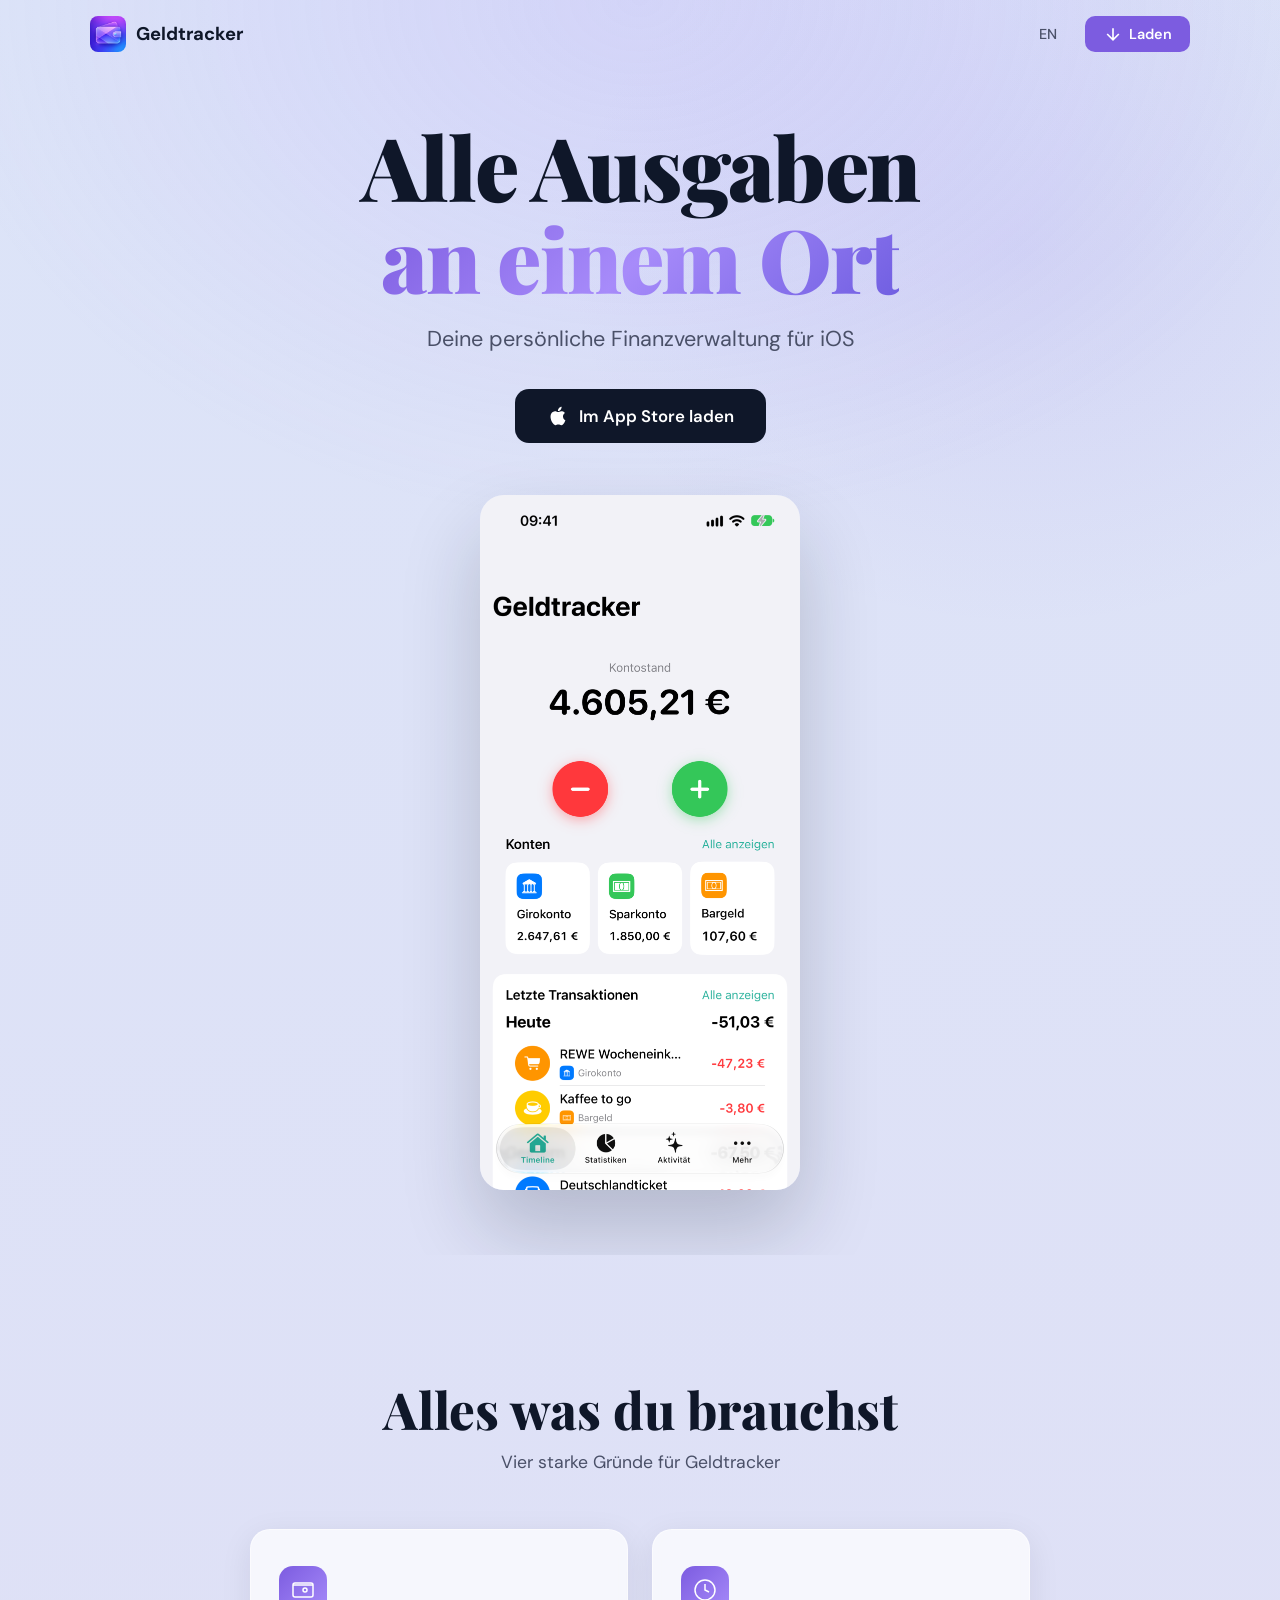
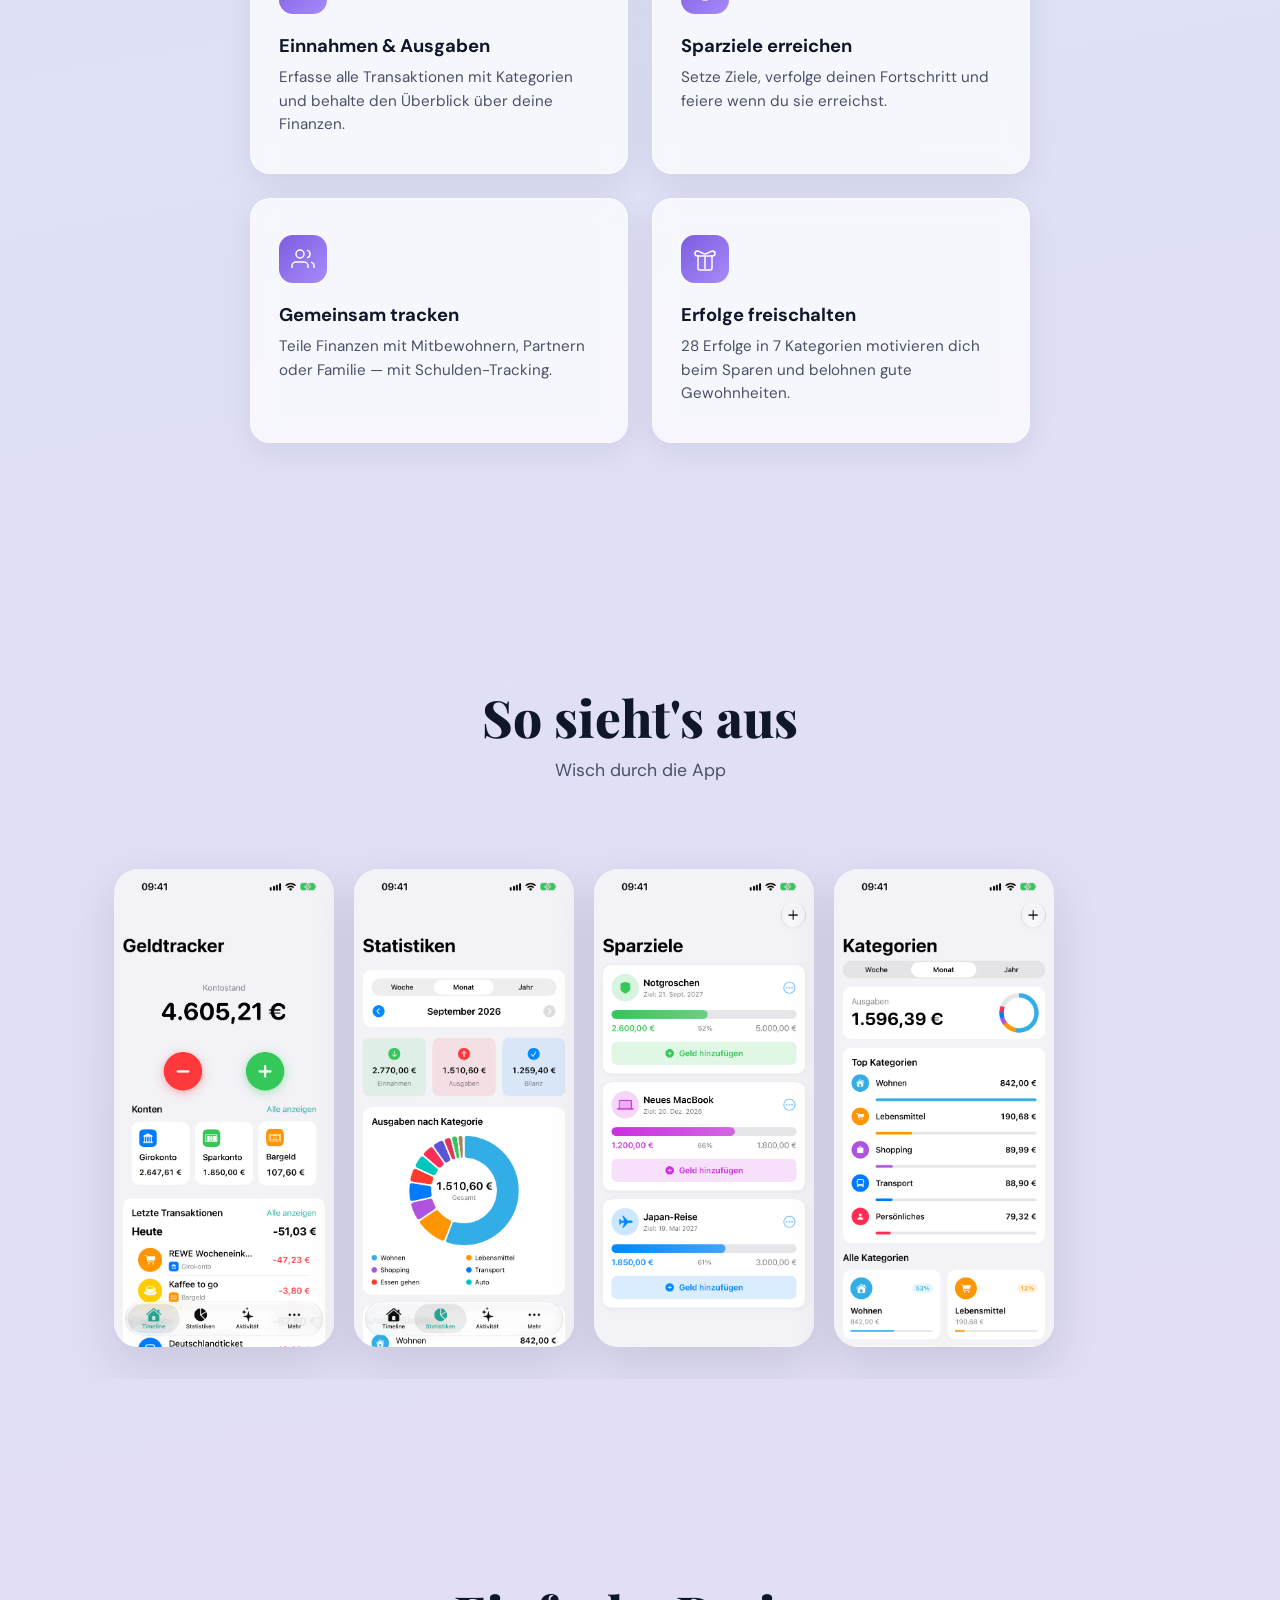
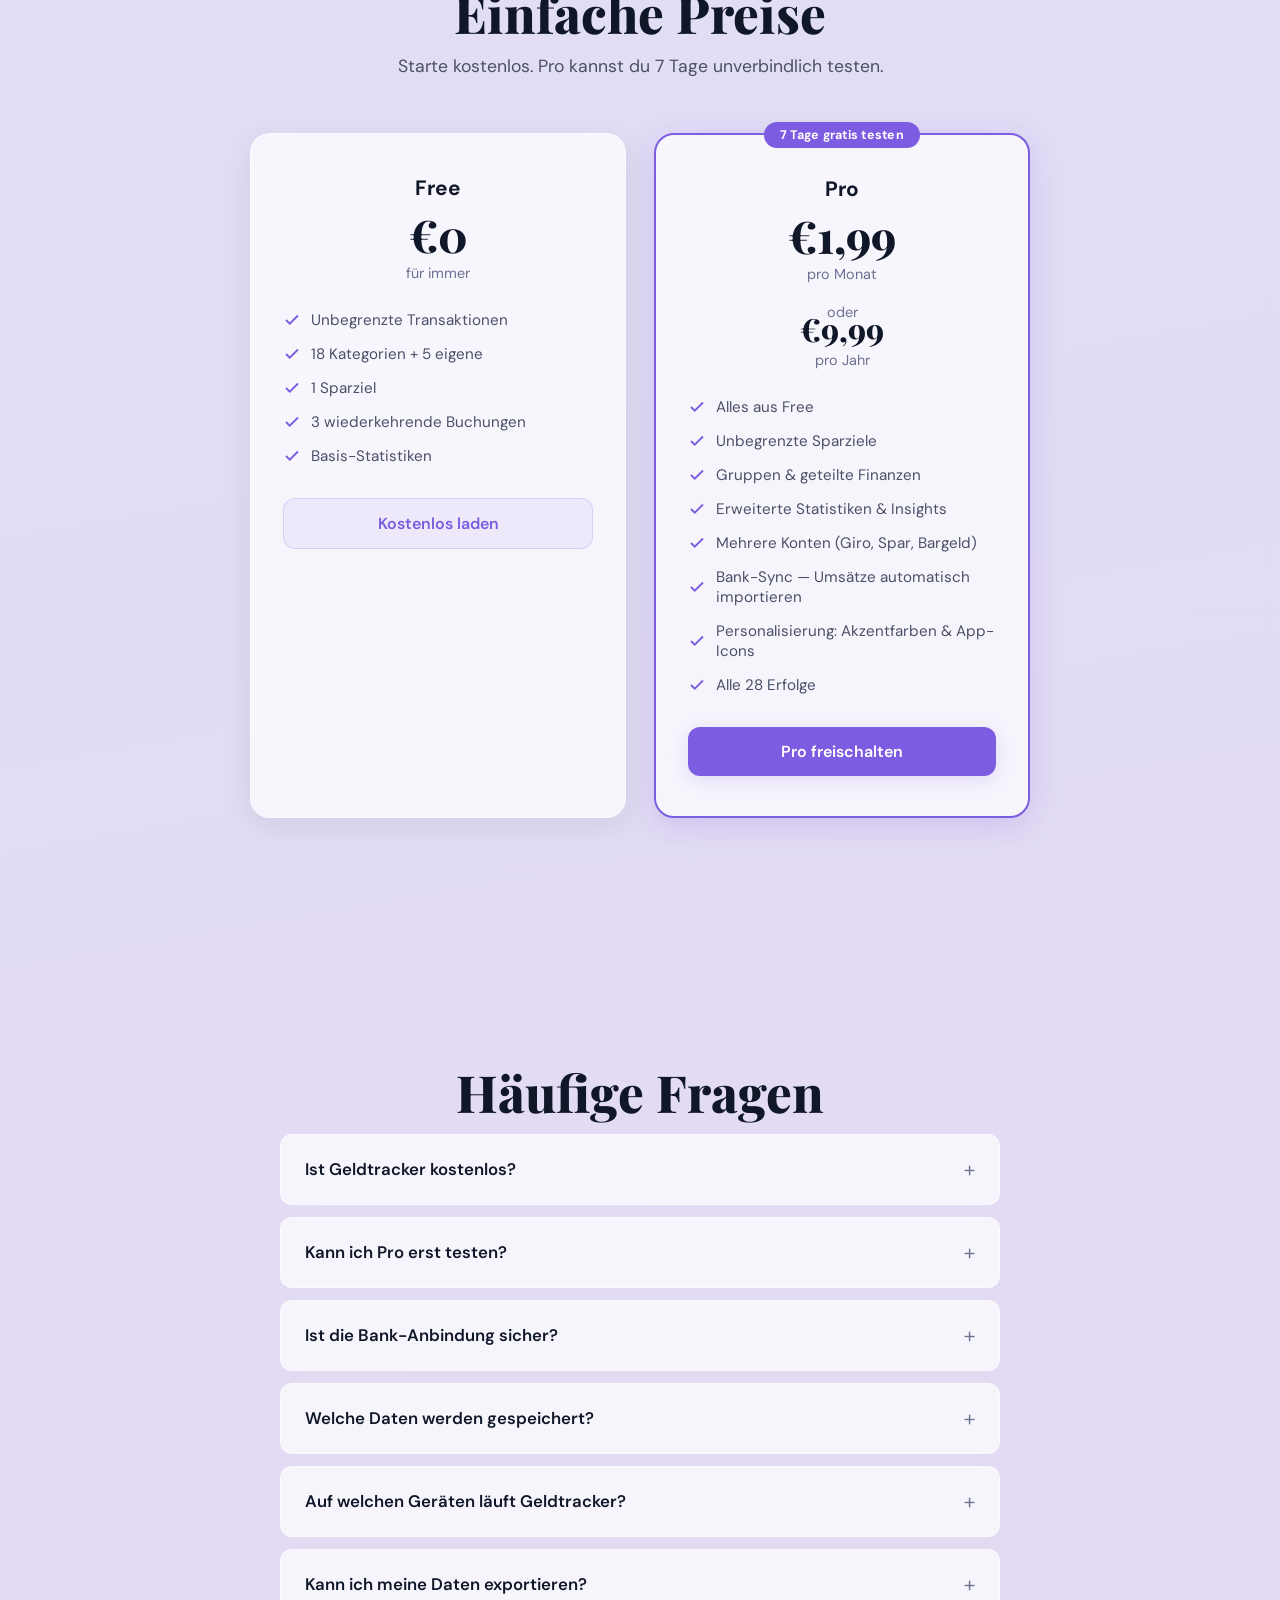
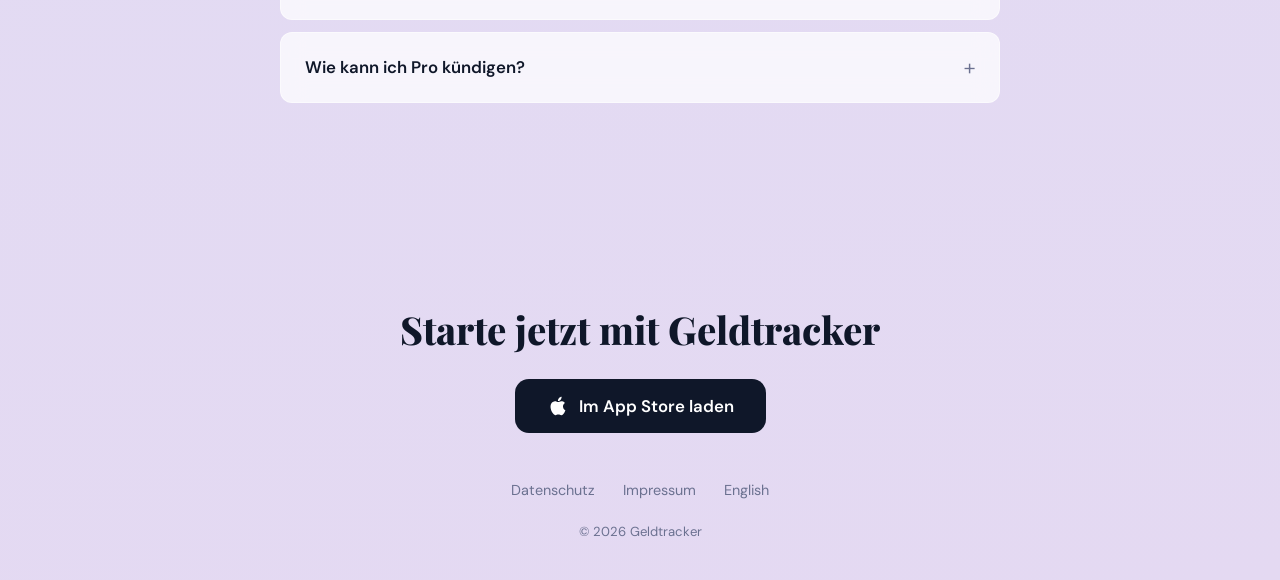
<file: index.html>
<!DOCTYPE html>
<html lang="de">
<head>
  <meta charset="UTF-8">
  <meta name="viewport" content="width=device-width, initial-scale=1.0">
  <title>Geldtracker — Deine persönliche Finanzverwaltung</title>
  <meta name="description" content="Alle Ausgaben an einem Ort. Geldtracker ist deine persönliche Finanzverwaltung für iOS — mit Budgets, Sparzielen, Bank-Sync und mehr.">
  <meta property="og:title" content="Geldtracker — Deine persönliche Finanzverwaltung">
  <meta property="og:description" content="Alle Ausgaben an einem Ort. Budgets, Sparziele, Bank-Sync und mehr.">
  <meta property="og:image" content="img/app_1.png">
  <meta property="og:type" content="website">
  <link rel="icon" type="image/png" href="img/appicon.png">
  <link rel="preconnect" href="https://fonts.googleapis.com">
  <link rel="preconnect" href="https://fonts.gstatic.com" crossorigin>
  <link href="https://fonts.googleapis.com/css2?family=DM+Sans:ital,opsz,wght@0,9..40,300;0,9..40,400;0,9..40,500;0,9..40,700;1,9..40,400&family=Playfair+Display:wght@700;800;900&display=swap" rel="stylesheet">
  <link rel="stylesheet" href="style.css">
</head>
<body>

<!-- Navigation -->
<nav class="nav" id="nav">
  <div class="nav-inner">
    <a href="#" class="nav-logo">
      <img src="img/appicon.png" alt="Geldtracker Icon" class="nav-icon">
      <span>Geldtracker</span>
    </a>
    <div class="nav-right">
      <a href="en.html" class="lang-switch">EN</a>
      <a href="https://apps.apple.com/de/app/geldtracker-deine-finanzen/id6758520984" class="nav-cta" aria-label="Im App Store laden">
        <svg width="20" height="20" viewBox="0 0 24 24" fill="none" stroke="currentColor" stroke-width="2"><path d="M12 5v14M5 12l7 7 7-7"/></svg>
        Laden
      </a>
    </div>
  </div>
</nav>

<!-- Hero -->
<section class="hero">
  <div class="hero-bg"></div>
  <div class="hero-content">
    <h1 class="hero-title">
      Alle Ausgaben<br>
      <span class="hero-title-accent">an einem Ort</span>
    </h1>
    <p class="hero-subtitle">Deine persönliche Finanzverwaltung für iOS</p>
    <a href="https://apps.apple.com/de/app/geldtracker-deine-finanzen/id6758520984" class="hero-cta">
      <svg class="apple-icon" viewBox="0 0 24 24" fill="currentColor" width="22" height="22"><path d="M18.71 19.5c-.83 1.24-1.71 2.45-3.05 2.47-1.34.03-1.77-.79-3.29-.79-1.53 0-2 .77-3.27.82-1.31.05-2.3-1.32-3.14-2.53C4.25 17 2.94 12.45 4.7 9.39c.87-1.52 2.43-2.48 4.12-2.51 1.28-.02 2.5.87 3.29.87.78 0 2.26-1.07 3.8-.91.65.03 2.47.26 3.64 1.98-.09.06-2.17 1.28-2.15 3.81.03 3.02 2.65 4.03 2.68 4.04-.03.07-.42 1.44-1.38 2.83M13 3.5c.73-.83 1.94-1.46 2.94-1.5.13 1.17-.34 2.35-1.04 3.19-.69.85-1.83 1.51-2.95 1.42-.15-1.15.41-2.35 1.05-3.11z"/></svg>
      Im App Store laden
    </a>
  </div>
  <div class="hero-phone">
    <img src="img/app_1.png" alt="Geldtracker Dashboard — Kontostand und letzte Transaktionen" class="hero-img" loading="eager">
  </div>
</section>

<!-- Features -->
<section class="features" id="features">
  <div class="section-inner">
    <h2 class="section-title">Alles was du brauchst</h2>
    <p class="section-subtitle">Vier starke Gründe für Geldtracker</p>
    <div class="features-grid">
      <div class="feature-card" style="--delay: 0">
        <div class="feature-icon">
          <svg viewBox="0 0 24 24" fill="none" stroke="currentColor" stroke-width="1.5"><path d="M2 7a2 2 0 012-2h16a2 2 0 012 2v10a2 2 0 01-2 2H4a2 2 0 01-2-2V7z"/><path d="M16 12a2 2 0 11-4 0 2 2 0 014 0z"/><path d="M2 7l20 0"/></svg>
        </div>
        <h3>Einnahmen & Ausgaben</h3>
        <p>Erfasse alle Transaktionen mit Kategorien und behalte den Überblick über deine Finanzen.</p>
      </div>
      <div class="feature-card" style="--delay: 1">
        <div class="feature-icon">
          <svg viewBox="0 0 24 24" fill="none" stroke="currentColor" stroke-width="1.5"><circle cx="12" cy="12" r="10"/><path d="M12 6v6l4 2"/></svg>
        </div>
        <h3>Sparziele erreichen</h3>
        <p>Setze Ziele, verfolge deinen Fortschritt und feiere wenn du sie erreichst.</p>
      </div>
      <div class="feature-card" style="--delay: 2">
        <div class="feature-icon">
          <svg viewBox="0 0 24 24" fill="none" stroke="currentColor" stroke-width="1.5"><path d="M17 21v-2a4 4 0 00-4-4H5a4 4 0 00-4 4v2"/><circle cx="9" cy="7" r="4"/><path d="M23 21v-2a4 4 0 00-3-3.87M16 3.13a4 4 0 010 7.75"/></svg>
        </div>
        <h3>Gemeinsam tracken</h3>
        <p>Teile Finanzen mit Mitbewohnern, Partnern oder Familie — mit Schulden-Tracking.</p>
      </div>
      <div class="feature-card" style="--delay: 3">
        <div class="feature-icon">
          <svg viewBox="0 0 24 24" fill="none" stroke="currentColor" stroke-width="1.5"><path d="M6 9H4.5a2.5 2.5 0 010-5C7 4 9 7 12 7s5-3 7.5-3a2.5 2.5 0 010 5H18"/><path d="M5 21V9h14v12a2 2 0 01-2 2H7a2 2 0 01-2-2z"/><path d="M12 9v13"/></svg>
        </div>
        <h3>Erfolge freischalten</h3>
        <p>28 Erfolge in 7 Kategorien motivieren dich beim Sparen und belohnen gute Gewohnheiten.</p>
      </div>
    </div>
  </div>
</section>

<!-- Screenshots -->
<section class="screenshots" id="screenshots">
  <div class="section-inner">
    <h2 class="section-title">So sieht's aus</h2>
    <p class="section-subtitle">Wisch durch die App</p>
  </div>
  <div class="screenshots-track">
    <div class="screenshot-item">
      <img src="img/app_1.png" alt="Alle Ausgaben an einem Ort" loading="lazy">
    </div>
    <div class="screenshot-item">
      <img src="img/app_3.png" alt="Statistiken — wohin dein Geld fließt" loading="lazy">
    </div>
    <div class="screenshot-item">
      <img src="img/app_4.png" alt="Sparziele mit Fortschritt" loading="lazy">
    </div>
    <div class="screenshot-item">
      <img src="img/app_5.png" alt="Ausgaben nach Kategorie" loading="lazy">
    </div>
  </div>
</section>

<!-- Pricing -->
<section class="pricing" id="pricing">
  <div class="section-inner">
    <h2 class="section-title">Einfache Preise</h2>
    <p class="section-subtitle">Starte kostenlos. Pro kannst du 7 Tage unverbindlich testen.</p>
    <div class="pricing-cards">
      <div class="pricing-card">
        <div class="pricing-header">
          <h3>Free</h3>
          <div class="pricing-price">€0</div>
          <div class="pricing-period">für immer</div>
        </div>
        <ul class="pricing-features">
          <li>
            <svg viewBox="0 0 24 24" fill="none" stroke="currentColor" stroke-width="2.5"><polyline points="20 6 9 17 4 12"/></svg>
            Unbegrenzte Transaktionen
          </li>
          <li>
            <svg viewBox="0 0 24 24" fill="none" stroke="currentColor" stroke-width="2.5"><polyline points="20 6 9 17 4 12"/></svg>
            18 Kategorien + 5 eigene
          </li>
          <li>
            <svg viewBox="0 0 24 24" fill="none" stroke="currentColor" stroke-width="2.5"><polyline points="20 6 9 17 4 12"/></svg>
            1 Sparziel
          </li>
          <li>
            <svg viewBox="0 0 24 24" fill="none" stroke="currentColor" stroke-width="2.5"><polyline points="20 6 9 17 4 12"/></svg>
            3 wiederkehrende Buchungen
          </li>
          <li>
            <svg viewBox="0 0 24 24" fill="none" stroke="currentColor" stroke-width="2.5"><polyline points="20 6 9 17 4 12"/></svg>
            Basis-Statistiken
          </li>
        </ul>
        <a href="https://apps.apple.com/de/app/geldtracker-deine-finanzen/id6758520984" class="pricing-cta pricing-cta-secondary">Kostenlos laden</a>
      </div>
      <div class="pricing-card pricing-card-pro">
        <div class="pricing-badge">7 Tage gratis testen</div>
        <div class="pricing-header">
          <h3>Pro</h3>
          <div class="pricing-price">€1,99</div>
          <div class="pricing-period">pro Monat</div>
        </div>
        <div class="pricing-or">oder</div>
        <div class="pricing-header pricing-header-alt">
          <div class="pricing-price">€9,99</div>
          <div class="pricing-period">pro Jahr</div>
        </div>
        <ul class="pricing-features">
          <li>
            <svg viewBox="0 0 24 24" fill="none" stroke="currentColor" stroke-width="2.5"><polyline points="20 6 9 17 4 12"/></svg>
            Alles aus Free
          </li>
          <li>
            <svg viewBox="0 0 24 24" fill="none" stroke="currentColor" stroke-width="2.5"><polyline points="20 6 9 17 4 12"/></svg>
            Unbegrenzte Sparziele
          </li>
          <li>
            <svg viewBox="0 0 24 24" fill="none" stroke="currentColor" stroke-width="2.5"><polyline points="20 6 9 17 4 12"/></svg>
            Gruppen & geteilte Finanzen
          </li>
          <li>
            <svg viewBox="0 0 24 24" fill="none" stroke="currentColor" stroke-width="2.5"><polyline points="20 6 9 17 4 12"/></svg>
            Erweiterte Statistiken & Insights
          </li>
          <li>
            <svg viewBox="0 0 24 24" fill="none" stroke="currentColor" stroke-width="2.5"><polyline points="20 6 9 17 4 12"/></svg>
            Mehrere Konten (Giro, Spar, Bargeld)
          </li>
          <li>
            <svg viewBox="0 0 24 24" fill="none" stroke="currentColor" stroke-width="2.5"><polyline points="20 6 9 17 4 12"/></svg>
            Bank-Sync — Umsätze automatisch importieren
          </li>
          <li>
            <svg viewBox="0 0 24 24" fill="none" stroke="currentColor" stroke-width="2.5"><polyline points="20 6 9 17 4 12"/></svg>
            Personalisierung: Akzentfarben & App-Icons
          </li>
          <li>
            <svg viewBox="0 0 24 24" fill="none" stroke="currentColor" stroke-width="2.5"><polyline points="20 6 9 17 4 12"/></svg>
            Alle 28 Erfolge
          </li>
        </ul>
        <a href="https://apps.apple.com/de/app/geldtracker-deine-finanzen/id6758520984" class="pricing-cta pricing-cta-primary">Pro freischalten</a>
      </div>
    </div>
  </div>
</section>

<!-- FAQ -->
<section class="faq" id="faq">
  <div class="section-inner">
    <h2 class="section-title">Häufige Fragen</h2>
    <div class="faq-list">
      <details class="faq-item">
        <summary>Ist Geldtracker kostenlos?</summary>
        <p>Ja, die Grundfunktionen sind komplett kostenlos. Für erweiterte Features wie Gruppen und unbegrenzte Sparziele gibt es Geldtracker Pro.</p>
      </details>
      <details class="faq-item">
        <summary>Kann ich Pro erst testen?</summary>
        <p>Ja. Geldtracker Pro kannst du 7 Tage kostenlos testen. Kündigst du vor Ablauf, zahlst du nichts. Verwalten und kündigen kannst du jederzeit in den iOS-Einstellungen.</p>
      </details>
      <details class="faq-item">
        <summary>Ist die Bank-Anbindung sicher?</summary>
        <p>Die Bank-Anbindung ist optional und standardmäßig aus. Sie läuft über einen PSD2-lizenzierten Anbieter, der nur Lesezugriff auf deine Umsätze bekommt. Deine Zugangsdaten sehen weder wir noch die App.</p>
      </details>
      <details class="faq-item">
        <summary>Welche Daten werden gespeichert?</summary>
        <p>Alle Daten bleiben auf deinem Gerät. Nur bei der Gruppen-Funktion werden Daten über iCloud synchronisiert. Wir haben keinen Zugriff auf deine Finanzdaten.</p>
      </details>
      <details class="faq-item">
        <summary>Auf welchen Geräten läuft Geldtracker?</summary>
        <p>Geldtracker ist für iPhone verfügbar und erfordert iOS 26.2 oder neuer.</p>
      </details>
      <details class="faq-item">
        <summary>Kann ich meine Daten exportieren?</summary>
        <p>Ja, du kannst jederzeit ein vollständiges Backup als JSON-Datei erstellen und exportieren.</p>
      </details>
      <details class="faq-item">
        <summary>Wie kann ich Pro kündigen?</summary>
        <p>Das Abo kann jederzeit über die iOS-Einstellungen unter „Abonnements" gekündigt werden. Du behältst den Zugang bis zum Ende der Laufzeit.</p>
      </details>
    </div>
  </div>
</section>

<!-- Footer -->
<footer class="footer">
  <div class="section-inner">
    <div class="footer-cta">
      <h2>Starte jetzt mit Geldtracker</h2>
      <a href="https://apps.apple.com/de/app/geldtracker-deine-finanzen/id6758520984" class="hero-cta">
        <svg class="apple-icon" viewBox="0 0 24 24" fill="currentColor" width="22" height="22"><path d="M18.71 19.5c-.83 1.24-1.71 2.45-3.05 2.47-1.34.03-1.77-.79-3.29-.79-1.53 0-2 .77-3.27.82-1.31.05-2.3-1.32-3.14-2.53C4.25 17 2.94 12.45 4.7 9.39c.87-1.52 2.43-2.48 4.12-2.51 1.28-.02 2.5.87 3.29.87.78 0 2.26-1.07 3.8-.91.65.03 2.47.26 3.64 1.98-.09.06-2.17 1.28-2.15 3.81.03 3.02 2.65 4.03 2.68 4.04-.03.07-.42 1.44-1.38 2.83M13 3.5c.73-.83 1.94-1.46 2.94-1.5.13 1.17-.34 2.35-1.04 3.19-.69.85-1.83 1.51-2.95 1.42-.15-1.15.41-2.35 1.05-3.11z"/></svg>
        Im App Store laden
      </a>
    </div>
    <div class="footer-links">
      <a href="privacy-policy.html">Datenschutz</a>
      <a href="impressum.html">Impressum</a>
      <a href="en.html">English</a>
    </div>
    <p class="footer-copy">&copy; 2026 Geldtracker</p>
  </div>
</footer>

<script>
// Sticky nav background on scroll
const nav = document.getElementById('nav');
window.addEventListener('scroll', () => {
  nav.classList.toggle('nav-scrolled', window.scrollY > 40);
});

// Intersection Observer for fade-in animations
const observer = new IntersectionObserver((entries) => {
  entries.forEach(entry => {
    if (entry.isIntersecting) {
      entry.target.classList.add('visible');
    }
  });
}, { threshold: 0.1, rootMargin: '0px 0px -60px 0px' });

document.querySelectorAll('.feature-card, .pricing-card, .faq-item, .section-title, .section-subtitle').forEach(el => {
  observer.observe(el);
});
</script>

</body>
</html>
</file>
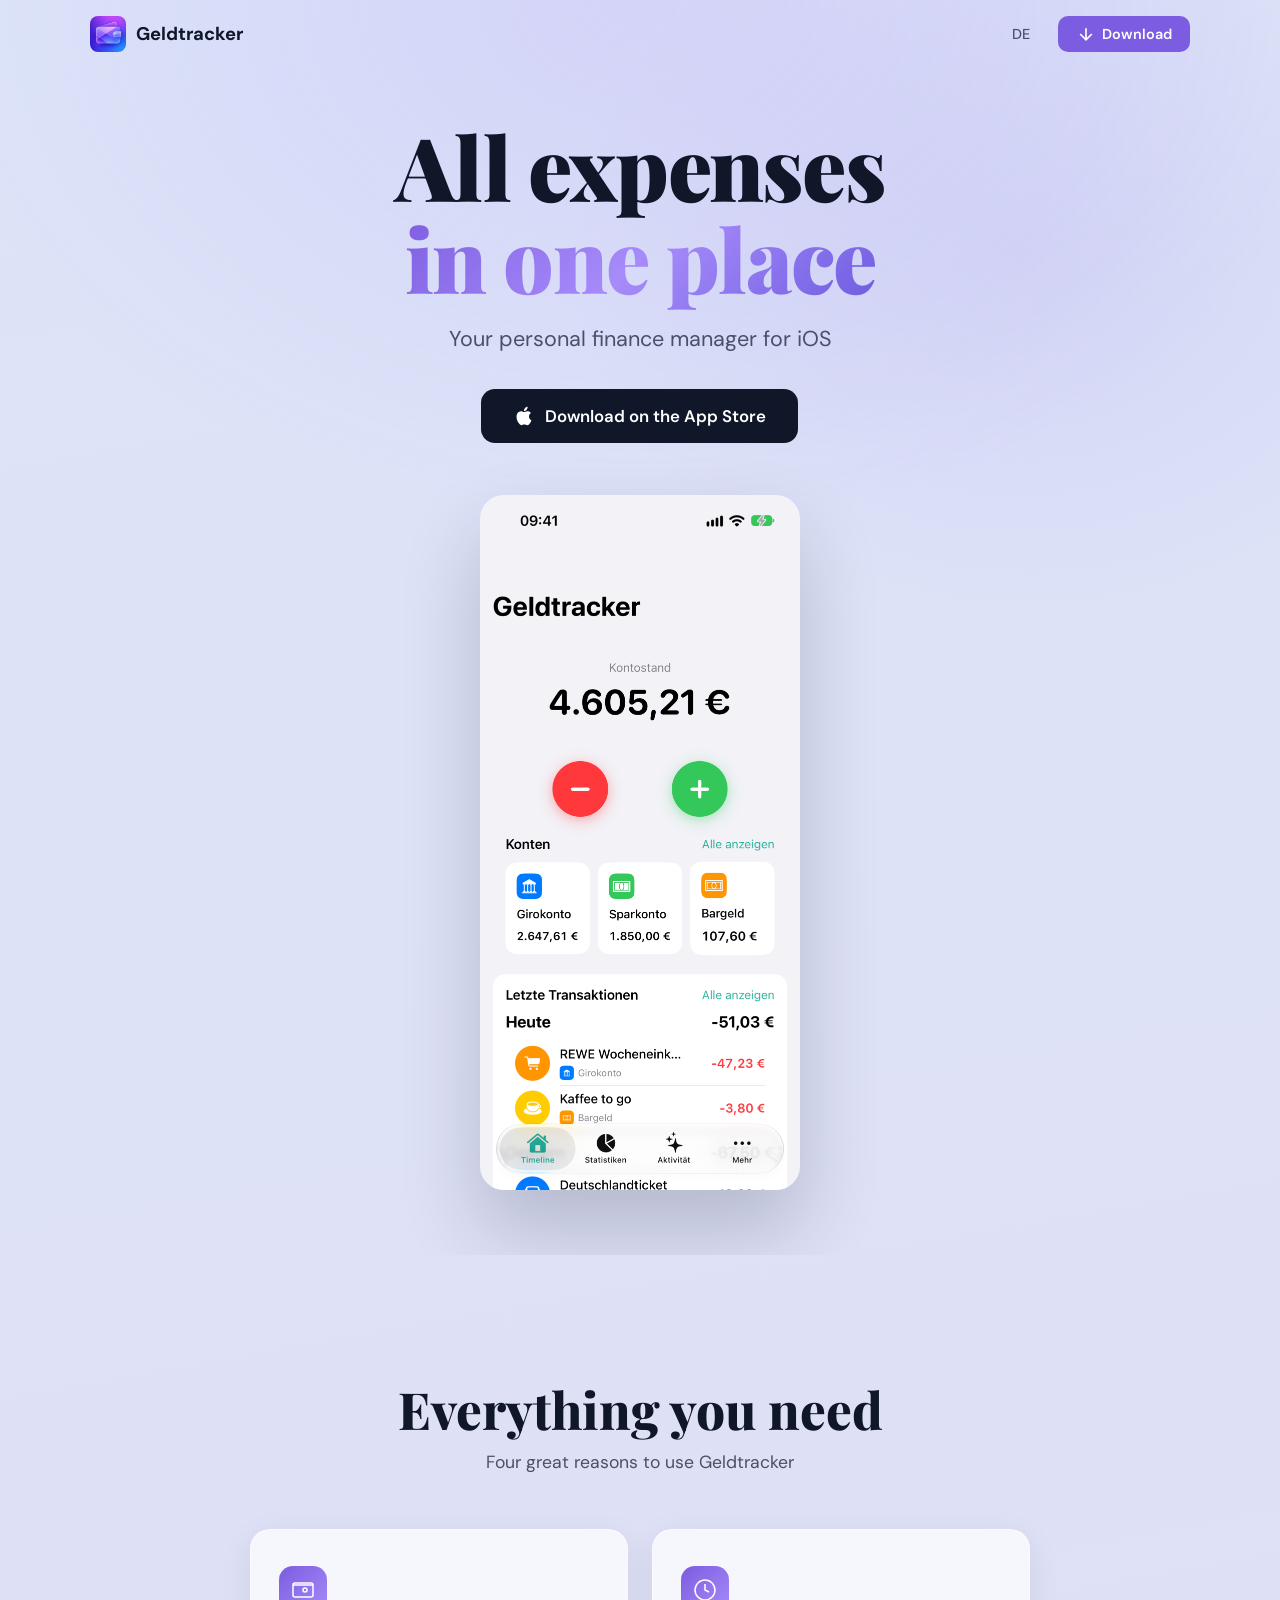
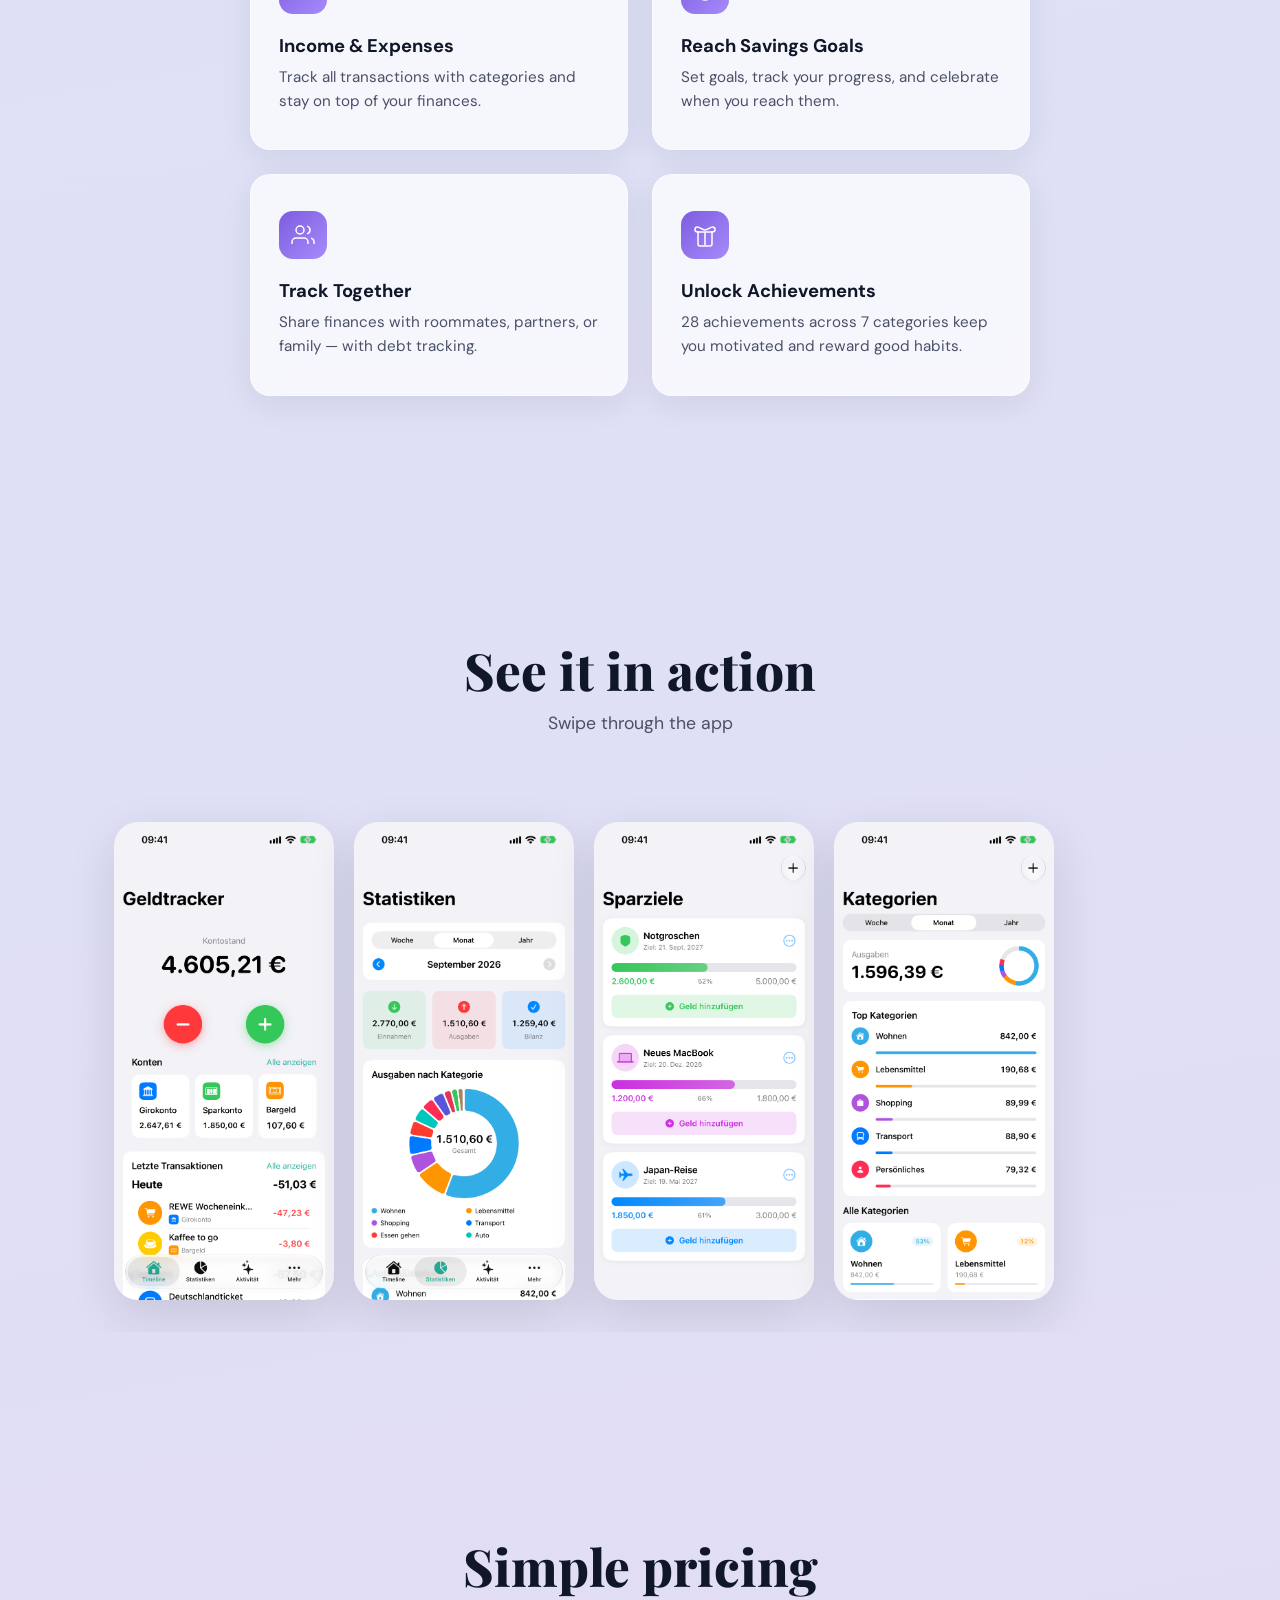
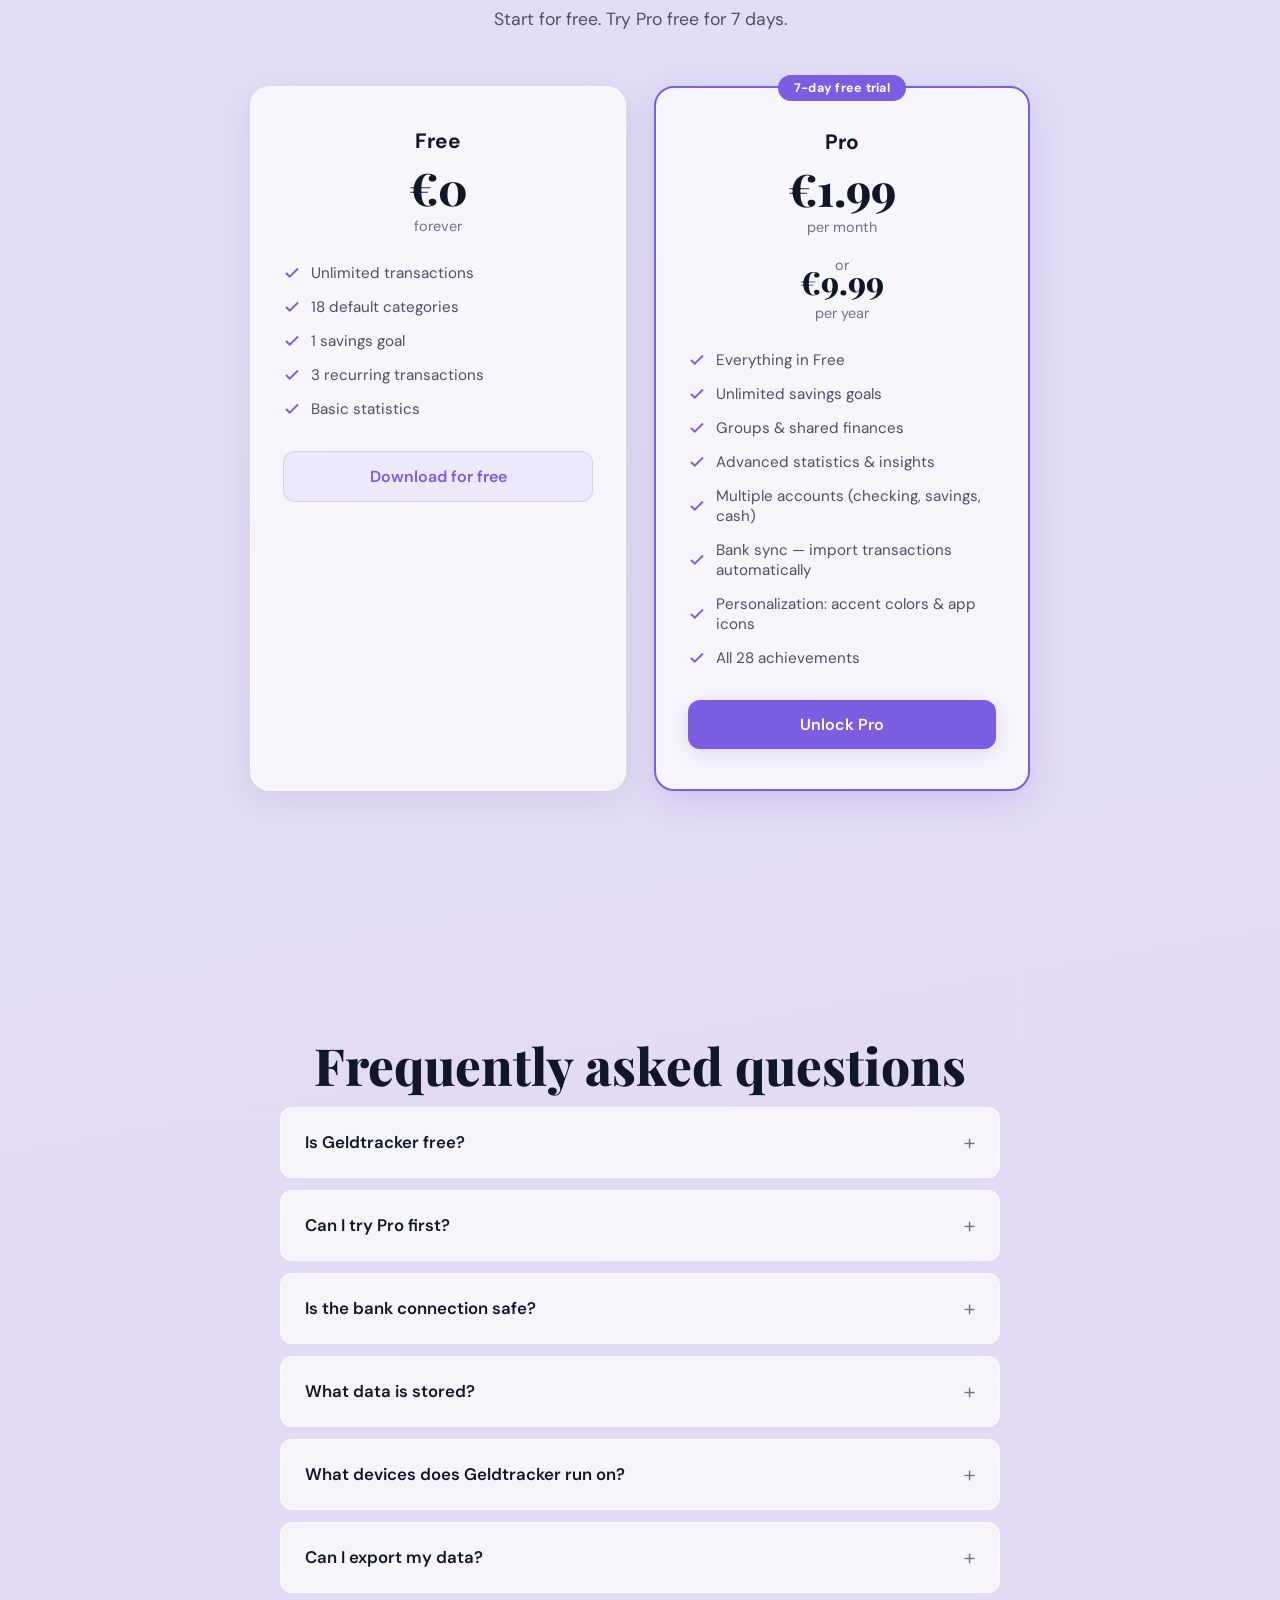
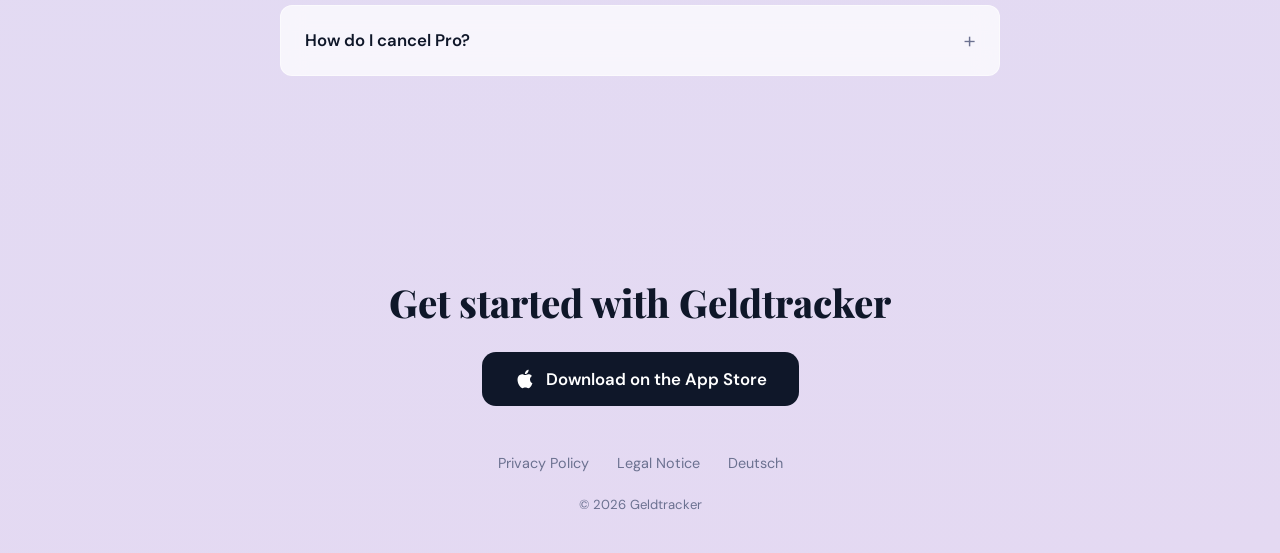
<file: en.html>
<!DOCTYPE html>
<html lang="en">
<head>
  <meta charset="UTF-8">
  <meta name="viewport" content="width=device-width, initial-scale=1.0">
  <title>Geldtracker — Your Personal Finance Manager</title>
  <meta name="description" content="All expenses in one place. Geldtracker is your personal finance manager for iOS — with savings goals, groups and more.">
  <meta property="og:title" content="Geldtracker — Your Personal Finance Manager">
  <meta property="og:description" content="All expenses in one place. Savings goals, groups and more.">
  <meta property="og:image" content="img/app_1.png">
  <meta property="og:type" content="website">
  <link rel="icon" type="image/png" href="img/appicon.png">
  <link rel="preconnect" href="https://fonts.googleapis.com">
  <link rel="preconnect" href="https://fonts.gstatic.com" crossorigin>
  <link href="https://fonts.googleapis.com/css2?family=DM+Sans:ital,opsz,wght@0,9..40,300;0,9..40,400;0,9..40,500;0,9..40,700;1,9..40,400&family=Playfair+Display:wght@700;800;900&display=swap" rel="stylesheet">
  <link rel="stylesheet" href="style.css">
</head>
<body>

<!-- Navigation -->
<nav class="nav" id="nav">
  <div class="nav-inner">
    <a href="#" class="nav-logo">
      <img src="img/appicon.png" alt="Geldtracker Icon" class="nav-icon">
      <span>Geldtracker</span>
    </a>
    <div class="nav-right">
      <a href="index.html" class="lang-switch">DE</a>
      <a href="https://apps.apple.com/de/app/geldtracker-deine-finanzen/id6758520984" class="nav-cta" aria-label="Download on the App Store">
        <svg width="20" height="20" viewBox="0 0 24 24" fill="none" stroke="currentColor" stroke-width="2"><path d="M12 5v14M5 12l7 7 7-7"/></svg>
        Download
      </a>
    </div>
  </div>
</nav>

<!-- Hero -->
<section class="hero">
  <div class="hero-bg"></div>
  <div class="hero-content">
    <h1 class="hero-title">
      All expenses<br>
      <span class="hero-title-accent">in one place</span>
    </h1>
    <p class="hero-subtitle">Your personal finance manager for iOS</p>
    <a href="https://apps.apple.com/de/app/geldtracker-deine-finanzen/id6758520984" class="hero-cta">
      <svg class="apple-icon" viewBox="0 0 24 24" fill="currentColor" width="22" height="22"><path d="M18.71 19.5c-.83 1.24-1.71 2.45-3.05 2.47-1.34.03-1.77-.79-3.29-.79-1.53 0-2 .77-3.27.82-1.31.05-2.3-1.32-3.14-2.53C4.25 17 2.94 12.45 4.7 9.39c.87-1.52 2.43-2.48 4.12-2.51 1.28-.02 2.5.87 3.29.87.78 0 2.26-1.07 3.8-.91.65.03 2.47.26 3.64 1.98-.09.06-2.17 1.28-2.15 3.81.03 3.02 2.65 4.03 2.68 4.04-.03.07-.42 1.44-1.38 2.83M13 3.5c.73-.83 1.94-1.46 2.94-1.5.13 1.17-.34 2.35-1.04 3.19-.69.85-1.83 1.51-2.95 1.42-.15-1.15.41-2.35 1.05-3.11z"/></svg>
      Download on the App Store
    </a>
  </div>
  <div class="hero-phone">
    <img src="img/app_1.png" alt="Geldtracker Dashboard — Balance and recent transactions" class="hero-img" loading="eager">
  </div>
</section>

<!-- Features -->
<section class="features" id="features">
  <div class="section-inner">
    <h2 class="section-title">Everything you need</h2>
    <p class="section-subtitle">Four great reasons to use Geldtracker</p>
    <div class="features-grid">
      <div class="feature-card" style="--delay: 0">
        <div class="feature-icon">
          <svg viewBox="0 0 24 24" fill="none" stroke="currentColor" stroke-width="1.5"><path d="M2 7a2 2 0 012-2h16a2 2 0 012 2v10a2 2 0 01-2 2H4a2 2 0 01-2-2V7z"/><path d="M16 12a2 2 0 11-4 0 2 2 0 014 0z"/><path d="M2 7l20 0"/></svg>
        </div>
        <h3>Income & Expenses</h3>
        <p>Track all transactions with categories and stay on top of your finances.</p>
      </div>
      <div class="feature-card" style="--delay: 1">
        <div class="feature-icon">
          <svg viewBox="0 0 24 24" fill="none" stroke="currentColor" stroke-width="1.5"><circle cx="12" cy="12" r="10"/><path d="M12 6v6l4 2"/></svg>
        </div>
        <h3>Reach Savings Goals</h3>
        <p>Set goals, track your progress, and celebrate when you reach them.</p>
      </div>
      <div class="feature-card" style="--delay: 2">
        <div class="feature-icon">
          <svg viewBox="0 0 24 24" fill="none" stroke="currentColor" stroke-width="1.5"><path d="M17 21v-2a4 4 0 00-4-4H5a4 4 0 00-4 4v2"/><circle cx="9" cy="7" r="4"/><path d="M23 21v-2a4 4 0 00-3-3.87M16 3.13a4 4 0 010 7.75"/></svg>
        </div>
        <h3>Track Together</h3>
        <p>Share finances with roommates, partners, or family — with debt tracking.</p>
      </div>
      <div class="feature-card" style="--delay: 3">
        <div class="feature-icon">
          <svg viewBox="0 0 24 24" fill="none" stroke="currentColor" stroke-width="1.5"><path d="M6 9H4.5a2.5 2.5 0 010-5C7 4 9 7 12 7s5-3 7.5-3a2.5 2.5 0 010 5H18"/><path d="M5 21V9h14v12a2 2 0 01-2 2H7a2 2 0 01-2-2z"/><path d="M12 9v13"/></svg>
        </div>
        <h3>Unlock Achievements</h3>
        <p>28 achievements across 7 categories keep you motivated and reward good habits.</p>
      </div>
    </div>
  </div>
</section>

<!-- Screenshots -->
<section class="screenshots" id="screenshots">
  <div class="section-inner">
    <h2 class="section-title">See it in action</h2>
    <p class="section-subtitle">Swipe through the app</p>
  </div>
  <div class="screenshots-track">
    <div class="screenshot-item">
      <img src="img/app_1.png" alt="All expenses in one place" loading="lazy">
    </div>
    <div class="screenshot-item">
      <img src="img/app_3.png" alt="Statistics — see where your money goes" loading="lazy">
    </div>
    <div class="screenshot-item">
      <img src="img/app_4.png" alt="Finance overview — Statistics" loading="lazy">
    </div>
    <div class="screenshot-item">
      <img src="img/app_5.png" alt="Spending by category" loading="lazy">
    </div>
  </div>
</section>

<!-- Pricing -->
<section class="pricing" id="pricing">
  <div class="section-inner">
    <h2 class="section-title">Simple pricing</h2>
    <p class="section-subtitle">Start for free. Try Pro free for 7 days.</p>
    <div class="pricing-cards">
      <div class="pricing-card">
        <div class="pricing-header">
          <h3>Free</h3>
          <div class="pricing-price">€0</div>
          <div class="pricing-period">forever</div>
        </div>
        <ul class="pricing-features">
          <li>
            <svg viewBox="0 0 24 24" fill="none" stroke="currentColor" stroke-width="2.5"><polyline points="20 6 9 17 4 12"/></svg>
            Unlimited transactions
          </li>
          <li>
            <svg viewBox="0 0 24 24" fill="none" stroke="currentColor" stroke-width="2.5"><polyline points="20 6 9 17 4 12"/></svg>
            18 default categories
          </li>
          <li>
            <svg viewBox="0 0 24 24" fill="none" stroke="currentColor" stroke-width="2.5"><polyline points="20 6 9 17 4 12"/></svg>
            1 savings goal
          </li>
          <li>
            <svg viewBox="0 0 24 24" fill="none" stroke="currentColor" stroke-width="2.5"><polyline points="20 6 9 17 4 12"/></svg>
            3 recurring transactions
          </li>
          <li>
            <svg viewBox="0 0 24 24" fill="none" stroke="currentColor" stroke-width="2.5"><polyline points="20 6 9 17 4 12"/></svg>
            Basic statistics
          </li>
        </ul>
        <a href="https://apps.apple.com/de/app/geldtracker-deine-finanzen/id6758520984" class="pricing-cta pricing-cta-secondary">Download for free</a>
      </div>
      <div class="pricing-card pricing-card-pro">
        <div class="pricing-badge">7-day free trial</div>
        <div class="pricing-header">
          <h3>Pro</h3>
          <div class="pricing-price">€1.99</div>
          <div class="pricing-period">per month</div>
        </div>
        <div class="pricing-or">or</div>
        <div class="pricing-header pricing-header-alt">
          <div class="pricing-price">€9.99</div>
          <div class="pricing-period">per year</div>
        </div>
        <ul class="pricing-features">
          <li>
            <svg viewBox="0 0 24 24" fill="none" stroke="currentColor" stroke-width="2.5"><polyline points="20 6 9 17 4 12"/></svg>
            Everything in Free
          </li>
          <li>
            <svg viewBox="0 0 24 24" fill="none" stroke="currentColor" stroke-width="2.5"><polyline points="20 6 9 17 4 12"/></svg>
            Unlimited savings goals
          </li>
          <li>
            <svg viewBox="0 0 24 24" fill="none" stroke="currentColor" stroke-width="2.5"><polyline points="20 6 9 17 4 12"/></svg>
            Groups & shared finances
          </li>
          <li>
            <svg viewBox="0 0 24 24" fill="none" stroke="currentColor" stroke-width="2.5"><polyline points="20 6 9 17 4 12"/></svg>
            Advanced statistics & insights
          </li>
          <li>
            <svg viewBox="0 0 24 24" fill="none" stroke="currentColor" stroke-width="2.5"><polyline points="20 6 9 17 4 12"/></svg>
            Multiple accounts (checking, savings, cash)
          </li>
          <li>
            <svg viewBox="0 0 24 24" fill="none" stroke="currentColor" stroke-width="2.5"><polyline points="20 6 9 17 4 12"/></svg>
            Bank sync — import transactions automatically
          </li>
          <li>
            <svg viewBox="0 0 24 24" fill="none" stroke="currentColor" stroke-width="2.5"><polyline points="20 6 9 17 4 12"/></svg>
            Personalization: accent colors &amp; app icons
          </li>
          <li>
            <svg viewBox="0 0 24 24" fill="none" stroke="currentColor" stroke-width="2.5"><polyline points="20 6 9 17 4 12"/></svg>
            All 28 achievements
          </li>
        </ul>
        <a href="https://apps.apple.com/de/app/geldtracker-deine-finanzen/id6758520984" class="pricing-cta pricing-cta-primary">Unlock Pro</a>
      </div>
    </div>
  </div>
</section>

<!-- FAQ -->
<section class="faq" id="faq">
  <div class="section-inner">
    <h2 class="section-title">Frequently asked questions</h2>
    <div class="faq-list">
      <details class="faq-item">
        <summary>Is Geldtracker free?</summary>
        <p>Yes, the core features are completely free. For advanced features like groups and unlimited savings goals, there's Geldtracker Pro.</p>
      </details>
      <details class="faq-item">
        <summary>Can I try Pro first?</summary>
        <p>Yes. Geldtracker Pro comes with a 7-day free trial. Cancel before it ends and you pay nothing. You can manage or cancel anytime in your iOS settings.</p>
      </details>
      <details class="faq-item">
        <summary>Is the bank connection safe?</summary>
        <p>Bank sync is optional and off by default. It runs through a PSD2-licensed provider that only gets read access to your transactions. Neither we nor the app ever see your credentials.</p>
      </details>
      <details class="faq-item">
        <summary>What data is stored?</summary>
        <p>All data stays on your device. Only group data is synced via iCloud. We have no access to your financial data.</p>
      </details>
      <details class="faq-item">
        <summary>What devices does Geldtracker run on?</summary>
        <p>Geldtracker is available for iPhone and requires iOS 26.2 or later.</p>
      </details>
      <details class="faq-item">
        <summary>Can I export my data?</summary>
        <p>Yes, you can create and export a complete backup as a JSON file at any time.</p>
      </details>
      <details class="faq-item">
        <summary>How do I cancel Pro?</summary>
        <p>You can cancel anytime through your iOS Settings under "Subscriptions". You keep access until the end of the billing period.</p>
      </details>
    </div>
  </div>
</section>

<!-- Footer -->
<footer class="footer">
  <div class="section-inner">
    <div class="footer-cta">
      <h2>Get started with Geldtracker</h2>
      <a href="https://apps.apple.com/de/app/geldtracker-deine-finanzen/id6758520984" class="hero-cta">
        <svg class="apple-icon" viewBox="0 0 24 24" fill="currentColor" width="22" height="22"><path d="M18.71 19.5c-.83 1.24-1.71 2.45-3.05 2.47-1.34.03-1.77-.79-3.29-.79-1.53 0-2 .77-3.27.82-1.31.05-2.3-1.32-3.14-2.53C4.25 17 2.94 12.45 4.7 9.39c.87-1.52 2.43-2.48 4.12-2.51 1.28-.02 2.5.87 3.29.87.78 0 2.26-1.07 3.8-.91.65.03 2.47.26 3.64 1.98-.09.06-2.17 1.28-2.15 3.81.03 3.02 2.65 4.03 2.68 4.04-.03.07-.42 1.44-1.38 2.83M13 3.5c.73-.83 1.94-1.46 2.94-1.5.13 1.17-.34 2.35-1.04 3.19-.69.85-1.83 1.51-2.95 1.42-.15-1.15.41-2.35 1.05-3.11z"/></svg>
        Download on the App Store
      </a>
    </div>
    <div class="footer-links">
      <a href="privacy-policy-en.html">Privacy Policy</a>
      <a href="impressum.html">Legal Notice</a>
      <a href="index.html">Deutsch</a>
    </div>
    <p class="footer-copy">&copy; 2026 Geldtracker</p>
  </div>
</footer>

<script>
const nav = document.getElementById('nav');
window.addEventListener('scroll', () => {
  nav.classList.toggle('nav-scrolled', window.scrollY > 40);
});

const observer = new IntersectionObserver((entries) => {
  entries.forEach(entry => {
    if (entry.isIntersecting) {
      entry.target.classList.add('visible');
    }
  });
}, { threshold: 0.1, rootMargin: '0px 0px -60px 0px' });

document.querySelectorAll('.feature-card, .pricing-card, .faq-item, .section-title, .section-subtitle').forEach(el => {
  observer.observe(el);
});
</script>

</body>
</html>
</file>
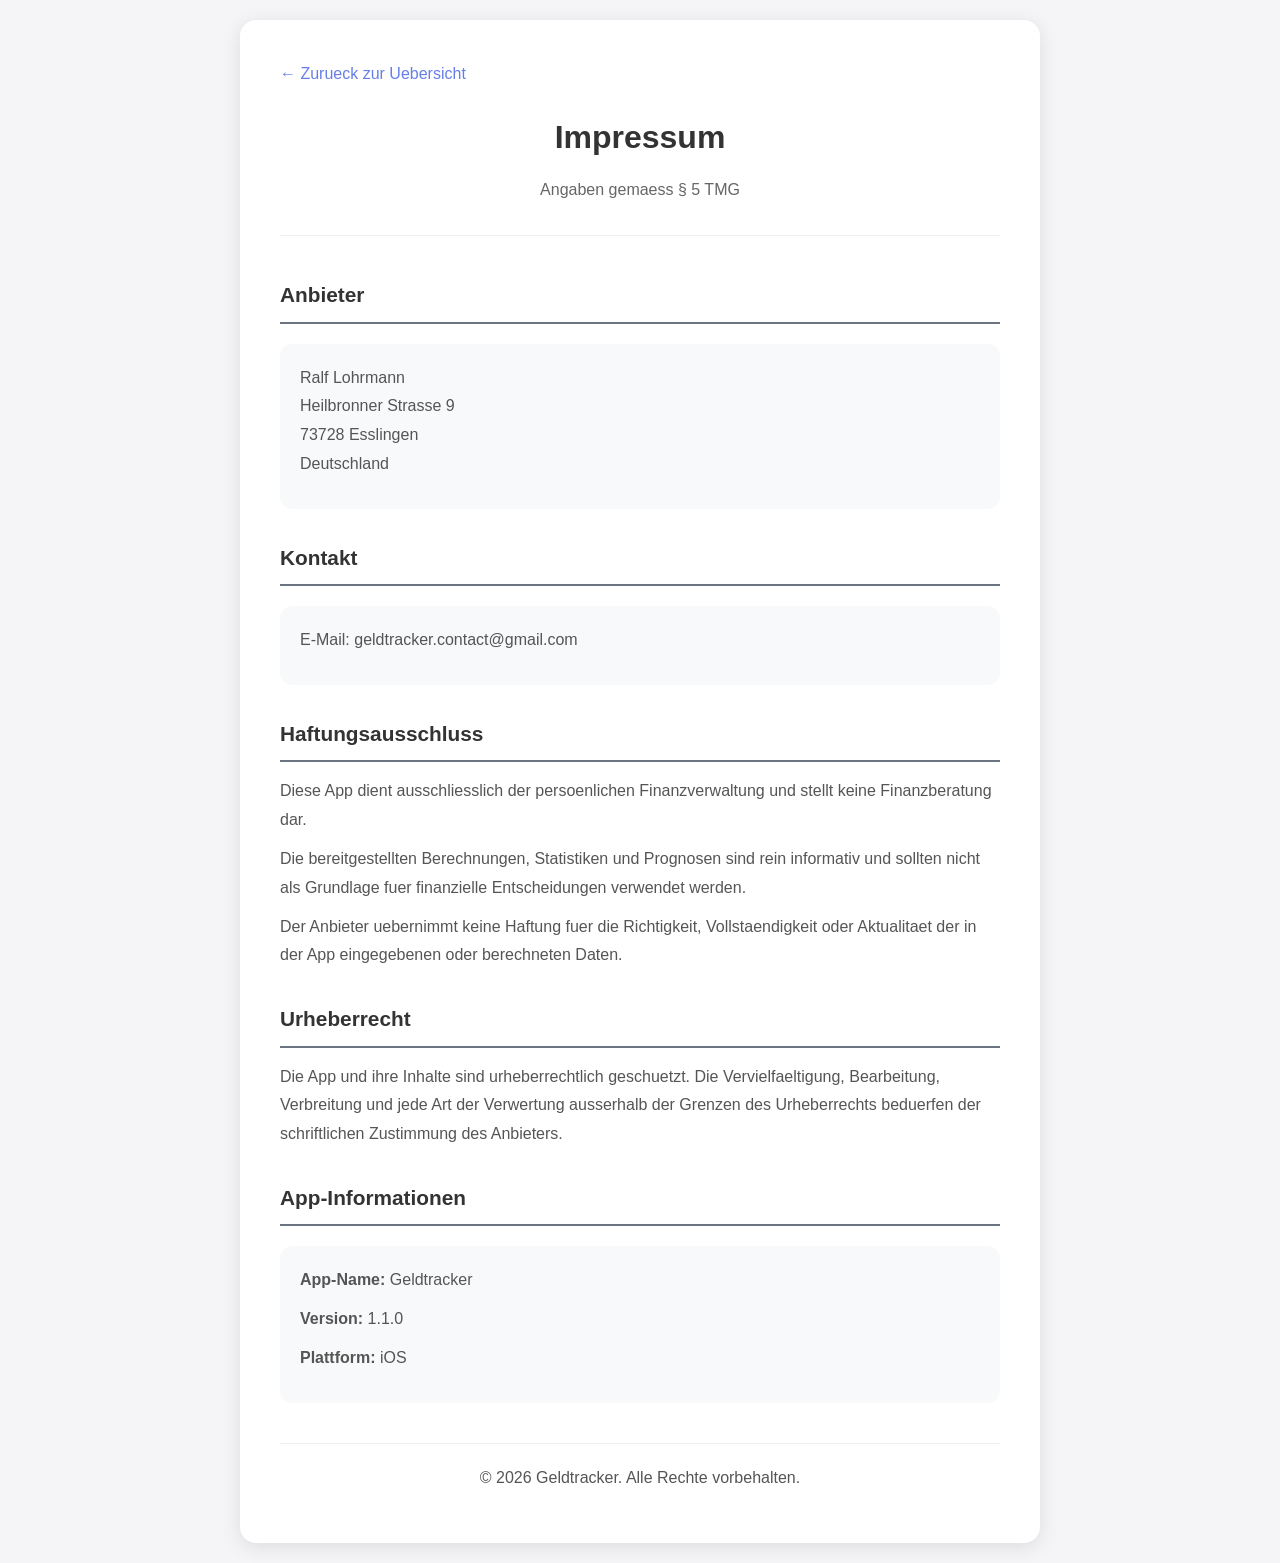
<file: impressum.html>
<!DOCTYPE html>
<html lang="de">
<head>
    <meta charset="UTF-8">
    <meta name="viewport" content="width=device-width, initial-scale=1.0">
    <title>Impressum - Geldtracker</title>
    <style>
        * {
            margin: 0;
            padding: 0;
            box-sizing: border-box;
        }
        body {
            font-family: -apple-system, BlinkMacSystemFont, 'Segoe UI', Roboto, Oxygen, Ubuntu, sans-serif;
            line-height: 1.8;
            color: #333;
            background: #f5f5f7;
            padding: 20px;
        }
        .container {
            max-width: 800px;
            margin: 0 auto;
            background: white;
            border-radius: 16px;
            padding: 40px;
            box-shadow: 0 4px 20px rgba(0,0,0,0.1);
        }
        header {
            text-align: center;
            margin-bottom: 40px;
            padding-bottom: 20px;
            border-bottom: 1px solid #eee;
        }
        header h1 {
            color: #333;
            font-size: 2em;
            margin-bottom: 10px;
        }
        header p {
            color: #666;
        }
        section {
            margin-bottom: 30px;
        }
        h2 {
            color: #333;
            font-size: 1.3em;
            margin-bottom: 15px;
            padding-bottom: 8px;
            border-bottom: 2px solid #6b7280;
        }
        p {
            color: #555;
            margin-bottom: 10px;
        }
        a {
            color: #667eea;
        }
        .back-link {
            display: inline-block;
            margin-bottom: 20px;
            color: #667eea;
            text-decoration: none;
        }
        .back-link:hover {
            text-decoration: underline;
        }
        footer {
            text-align: center;
            margin-top: 40px;
            padding-top: 20px;
            border-top: 1px solid #eee;
            color: #999;
        }
        .placeholder {
            background: #fff3cd;
            padding: 3px 8px;
            border-radius: 4px;
            font-family: monospace;
        }
        .contact-box {
            background: #f8f9fa;
            padding: 20px;
            border-radius: 12px;
            margin: 20px 0;
        }
    </style>
</head>
<body>
    <div class="container">
        <a href="index.html" class="back-link">&larr; Zurueck zur Uebersicht</a>

        <header>
            <h1>Impressum</h1>
            <p>Angaben gemaess &sect; 5 TMG</p>
        </header>

        <section>
            <h2>Anbieter</h2>
            <div class="contact-box">
                <p>
                    Ralf Lohrmann<br>
                    Heilbronner Strasse 9<br>
                    73728 Esslingen<br>
                    Deutschland
                </p>
            </div>
        </section>

        <section>
            <h2>Kontakt</h2>
            <div class="contact-box">
                <p>E-Mail: geldtracker.contact@gmail.com</p>
            </div>
        </section>

        <section>
            <h2>Haftungsausschluss</h2>
            <p>Diese App dient ausschliesslich der persoenlichen Finanzverwaltung und stellt keine Finanzberatung dar.</p>
            <p>Die bereitgestellten Berechnungen, Statistiken und Prognosen sind rein informativ und sollten nicht als Grundlage fuer finanzielle Entscheidungen verwendet werden.</p>
            <p>Der Anbieter uebernimmt keine Haftung fuer die Richtigkeit, Vollstaendigkeit oder Aktualitaet der in der App eingegebenen oder berechneten Daten.</p>
        </section>

        <section>
            <h2>Urheberrecht</h2>
            <p>Die App und ihre Inhalte sind urheberrechtlich geschuetzt. Die Vervielfaeltigung, Bearbeitung, Verbreitung und jede Art der Verwertung ausserhalb der Grenzen des Urheberrechts beduerfen der schriftlichen Zustimmung des Anbieters.</p>
        </section>

        <section>
            <h2>App-Informationen</h2>
            <div class="contact-box">
                <p><strong>App-Name:</strong> Geldtracker</p>
                <p><strong>Version:</strong> 1.1.0</p>
                <p><strong>Plattform:</strong> iOS</p>
            </div>
        </section>

        <footer>
            <p>&copy; 2026 Geldtracker. Alle Rechte vorbehalten.</p>
        </footer>
    </div>
</body>
</html>
</file>
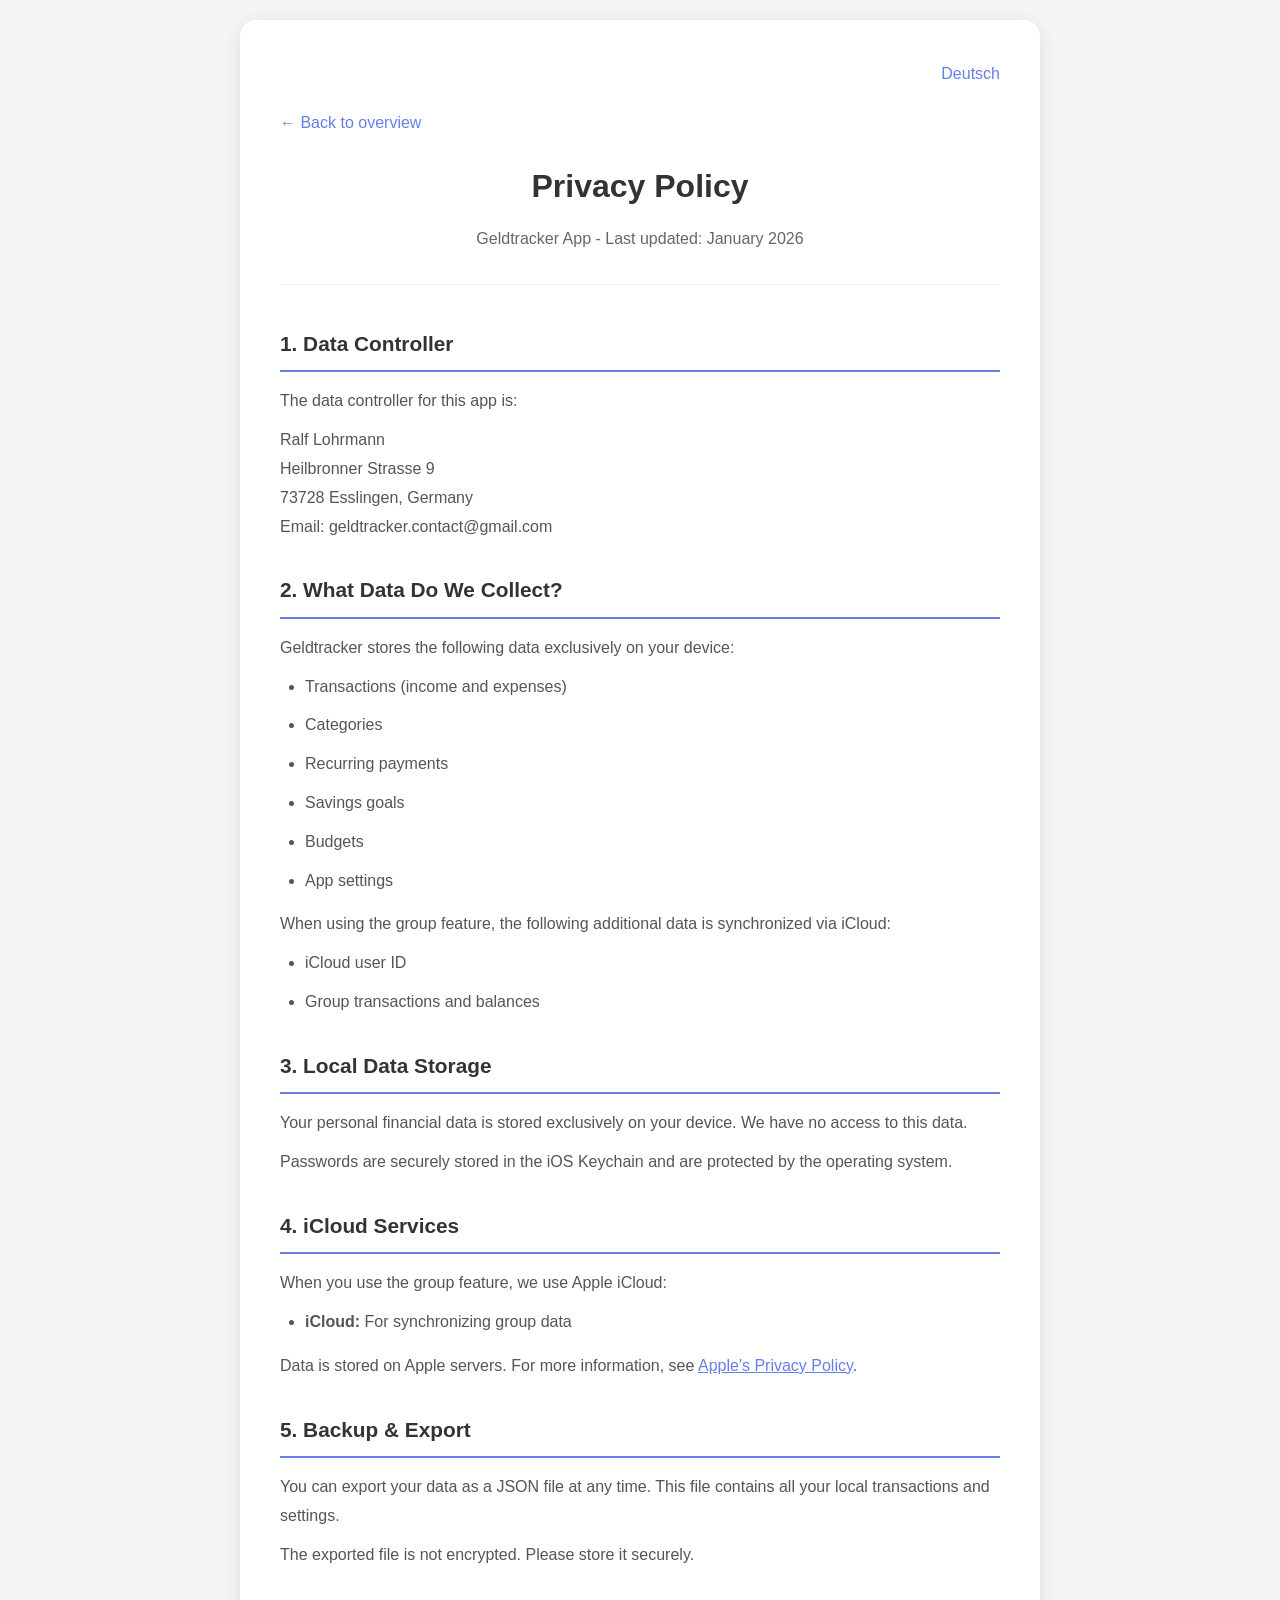
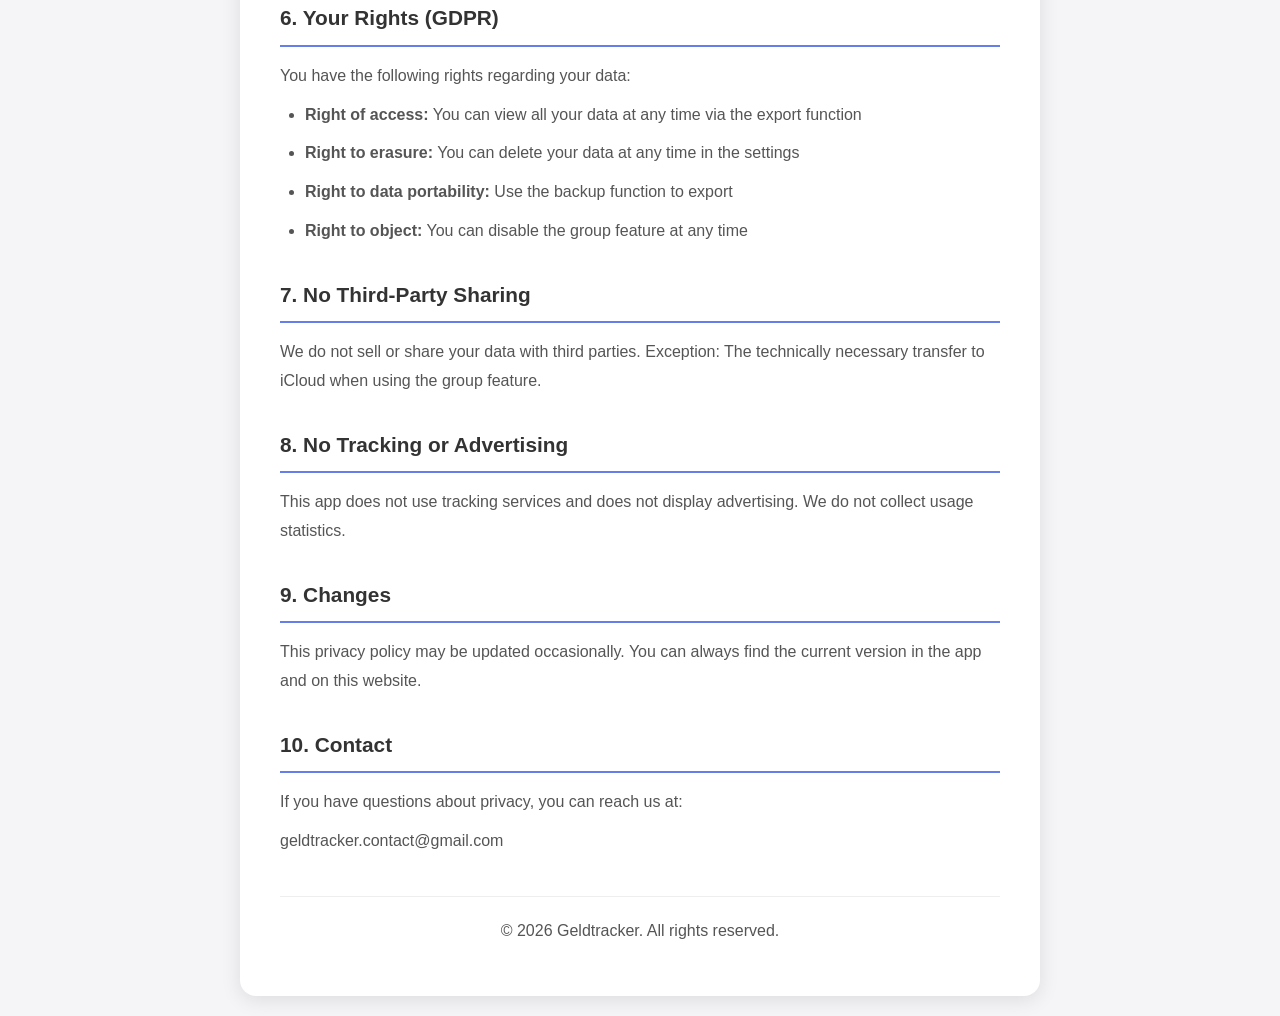
<file: privacy-policy-en.html>
<!DOCTYPE html>
<html lang="en">
<head>
    <meta charset="UTF-8">
    <meta name="viewport" content="width=device-width, initial-scale=1.0">
    <title>Privacy Policy - Geldtracker</title>
    <style>
        * {
            margin: 0;
            padding: 0;
            box-sizing: border-box;
        }
        body {
            font-family: -apple-system, BlinkMacSystemFont, 'Segoe UI', Roboto, Oxygen, Ubuntu, sans-serif;
            line-height: 1.8;
            color: #333;
            background: #f5f5f7;
            padding: 20px;
        }
        .container {
            max-width: 800px;
            margin: 0 auto;
            background: white;
            border-radius: 16px;
            padding: 40px;
            box-shadow: 0 4px 20px rgba(0,0,0,0.1);
        }
        header {
            text-align: center;
            margin-bottom: 40px;
            padding-bottom: 20px;
            border-bottom: 1px solid #eee;
        }
        header h1 {
            color: #333;
            font-size: 2em;
            margin-bottom: 10px;
        }
        header p {
            color: #666;
        }
        section {
            margin-bottom: 30px;
        }
        h2 {
            color: #333;
            font-size: 1.3em;
            margin-bottom: 15px;
            padding-bottom: 8px;
            border-bottom: 2px solid #667eea;
        }
        p, li {
            color: #555;
            margin-bottom: 10px;
        }
        ul {
            padding-left: 25px;
            margin-bottom: 15px;
        }
        a {
            color: #667eea;
        }
        .back-link {
            display: inline-block;
            margin-bottom: 20px;
            color: #667eea;
            text-decoration: none;
        }
        .back-link:hover {
            text-decoration: underline;
        }
        .language-switch {
            text-align: right;
            margin-bottom: 20px;
        }
        .language-switch a {
            color: #667eea;
            text-decoration: none;
        }
        footer {
            text-align: center;
            margin-top: 40px;
            padding-top: 20px;
            border-top: 1px solid #eee;
            color: #999;
        }
        .placeholder {
            background: #fff3cd;
            padding: 3px 8px;
            border-radius: 4px;
            font-family: monospace;
        }
    </style>
</head>
<body>
    <div class="container">
        <div class="language-switch">
            <a href="privacy-policy.html">Deutsch</a>
        </div>

        <a href="index-en.html" class="back-link">&larr; Back to overview</a>

        <header>
            <h1>Privacy Policy</h1>
            <p>Geldtracker App - Last updated: January 2026</p>
        </header>

        <section>
            <h2>1. Data Controller</h2>
            <p>The data controller for this app is:</p>
            <p>
                Ralf Lohrmann<br>
                Heilbronner Strasse 9<br>
                73728 Esslingen, Germany<br>
                Email: geldtracker.contact@gmail.com
            </p>
        </section>

        <section>
            <h2>2. What Data Do We Collect?</h2>
            <p>Geldtracker stores the following data exclusively on your device:</p>
            <ul>
                <li>Transactions (income and expenses)</li>
                <li>Categories</li>
                <li>Recurring payments</li>
                <li>Savings goals</li>
                <li>Budgets</li>
                <li>App settings</li>
            </ul>
            <p>When using the group feature, the following additional data is synchronized via iCloud:</p>
            <ul>
                <li>iCloud user ID</li>
                <li>Group transactions and balances</li>
            </ul>
        </section>

        <section>
            <h2>3. Local Data Storage</h2>
            <p>Your personal financial data is stored exclusively on your device. We have no access to this data.</p>
            <p>Passwords are securely stored in the iOS Keychain and are protected by the operating system.</p>
        </section>

        <section>
            <h2>4. iCloud Services</h2>
            <p>When you use the group feature, we use Apple iCloud:</p>
            <ul>
                <li><strong>iCloud:</strong> For synchronizing group data</li>
            </ul>
            <p>Data is stored on Apple servers. For more information, see <a href="https://www.apple.com/legal/privacy/" target="_blank">Apple's Privacy Policy</a>.</p>
        </section>

        <section>
            <h2>5. Backup & Export</h2>
            <p>You can export your data as a JSON file at any time. This file contains all your local transactions and settings.</p>
            <p>The exported file is not encrypted. Please store it securely.</p>
        </section>

        <section>
            <h2>6. Your Rights (GDPR)</h2>
            <p>You have the following rights regarding your data:</p>
            <ul>
                <li><strong>Right of access:</strong> You can view all your data at any time via the export function</li>
                <li><strong>Right to erasure:</strong> You can delete your data at any time in the settings</li>
                <li><strong>Right to data portability:</strong> Use the backup function to export</li>
                <li><strong>Right to object:</strong> You can disable the group feature at any time</li>
            </ul>
        </section>

        <section>
            <h2>7. No Third-Party Sharing</h2>
            <p>We do not sell or share your data with third parties. Exception: The technically necessary transfer to iCloud when using the group feature.</p>
        </section>

        <section>
            <h2>8. No Tracking or Advertising</h2>
            <p>This app does not use tracking services and does not display advertising. We do not collect usage statistics.</p>
        </section>

        <section>
            <h2>9. Changes</h2>
            <p>This privacy policy may be updated occasionally. You can always find the current version in the app and on this website.</p>
        </section>

        <section>
            <h2>10. Contact</h2>
            <p>If you have questions about privacy, you can reach us at:</p>
            <p>geldtracker.contact@gmail.com</p>
        </section>

        <footer>
            <p>&copy; 2026 Geldtracker. All rights reserved.</p>
        </footer>
    </div>
</body>
</html>
</file>
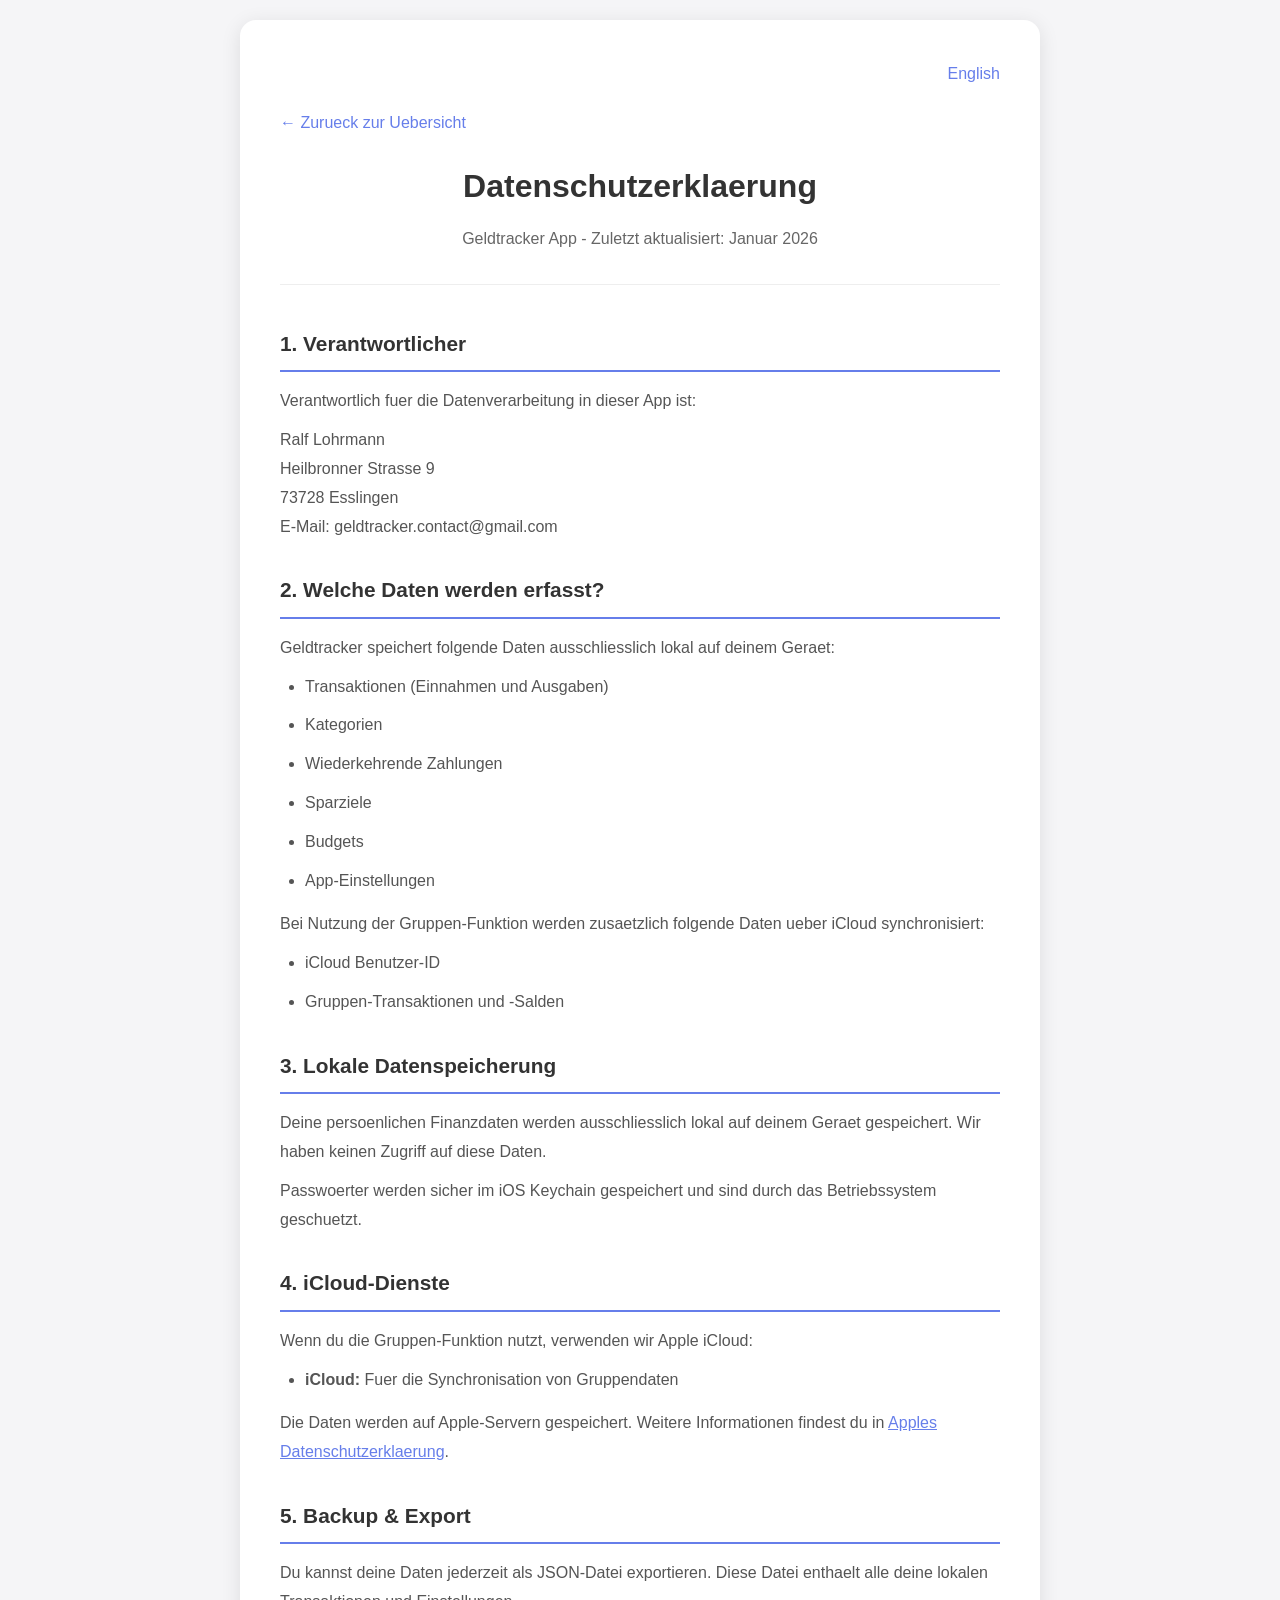
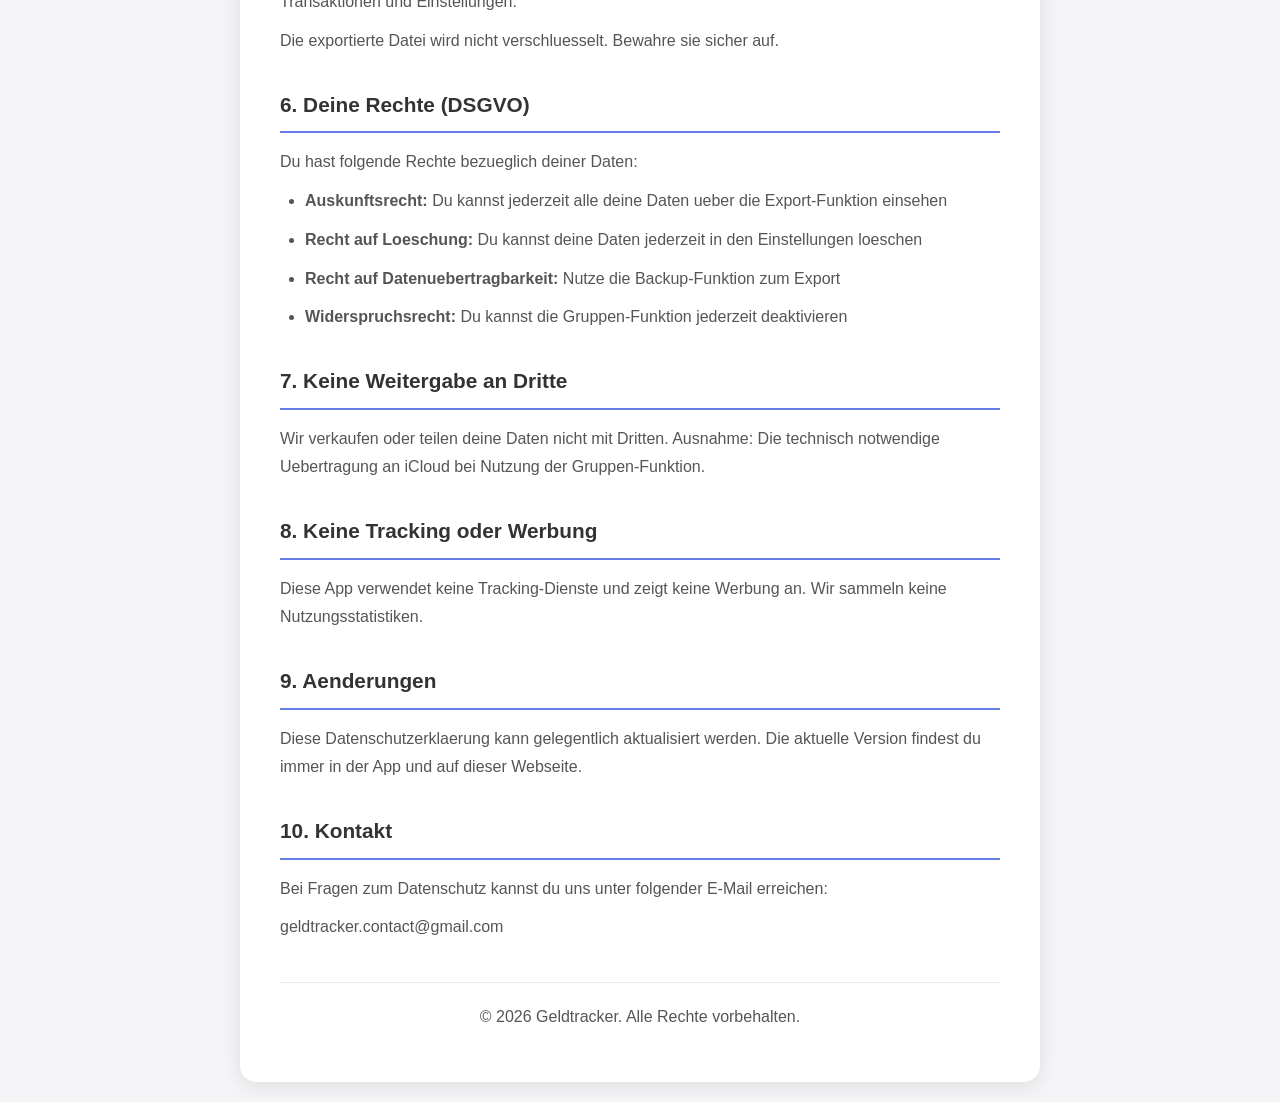
<file: privacy-policy.html>
<!DOCTYPE html>
<html lang="de">
<head>
    <meta charset="UTF-8">
    <meta name="viewport" content="width=device-width, initial-scale=1.0">
    <title>Datenschutzerklaerung - Geldtracker</title>
    <style>
        * {
            margin: 0;
            padding: 0;
            box-sizing: border-box;
        }
        body {
            font-family: -apple-system, BlinkMacSystemFont, 'Segoe UI', Roboto, Oxygen, Ubuntu, sans-serif;
            line-height: 1.8;
            color: #333;
            background: #f5f5f7;
            padding: 20px;
        }
        .container {
            max-width: 800px;
            margin: 0 auto;
            background: white;
            border-radius: 16px;
            padding: 40px;
            box-shadow: 0 4px 20px rgba(0,0,0,0.1);
        }
        header {
            text-align: center;
            margin-bottom: 40px;
            padding-bottom: 20px;
            border-bottom: 1px solid #eee;
        }
        header h1 {
            color: #333;
            font-size: 2em;
            margin-bottom: 10px;
        }
        header p {
            color: #666;
        }
        section {
            margin-bottom: 30px;
        }
        h2 {
            color: #333;
            font-size: 1.3em;
            margin-bottom: 15px;
            padding-bottom: 8px;
            border-bottom: 2px solid #667eea;
        }
        p, li {
            color: #555;
            margin-bottom: 10px;
        }
        ul {
            padding-left: 25px;
            margin-bottom: 15px;
        }
        a {
            color: #667eea;
        }
        .back-link {
            display: inline-block;
            margin-bottom: 20px;
            color: #667eea;
            text-decoration: none;
        }
        .back-link:hover {
            text-decoration: underline;
        }
        .language-switch {
            text-align: right;
            margin-bottom: 20px;
        }
        .language-switch a {
            color: #667eea;
            text-decoration: none;
        }
        footer {
            text-align: center;
            margin-top: 40px;
            padding-top: 20px;
            border-top: 1px solid #eee;
            color: #999;
        }
        .placeholder {
            background: #fff3cd;
            padding: 3px 8px;
            border-radius: 4px;
            font-family: monospace;
        }
    </style>
</head>
<body>
    <div class="container">
        <div class="language-switch">
            <a href="privacy-policy-en.html">English</a>
        </div>

        <a href="index.html" class="back-link">&larr; Zurueck zur Uebersicht</a>

        <header>
            <h1>Datenschutzerklaerung</h1>
            <p>Geldtracker App - Zuletzt aktualisiert: Januar 2026</p>
        </header>

        <section>
            <h2>1. Verantwortlicher</h2>
            <p>Verantwortlich fuer die Datenverarbeitung in dieser App ist:</p>
            <p>
                Ralf Lohrmann<br>
                Heilbronner Strasse 9<br>
                73728 Esslingen<br>
                E-Mail: geldtracker.contact@gmail.com
            </p>
        </section>

        <section>
            <h2>2. Welche Daten werden erfasst?</h2>
            <p>Geldtracker speichert folgende Daten ausschliesslich lokal auf deinem Geraet:</p>
            <ul>
                <li>Transaktionen (Einnahmen und Ausgaben)</li>
                <li>Kategorien</li>
                <li>Wiederkehrende Zahlungen</li>
                <li>Sparziele</li>
                <li>Budgets</li>
                <li>App-Einstellungen</li>
            </ul>
            <p>Bei Nutzung der Gruppen-Funktion werden zusaetzlich folgende Daten ueber iCloud synchronisiert:</p>
            <ul>
                <li>iCloud Benutzer-ID</li>
                <li>Gruppen-Transaktionen und -Salden</li>
            </ul>
        </section>

        <section>
            <h2>3. Lokale Datenspeicherung</h2>
            <p>Deine persoenlichen Finanzdaten werden ausschliesslich lokal auf deinem Geraet gespeichert. Wir haben keinen Zugriff auf diese Daten.</p>
            <p>Passwoerter werden sicher im iOS Keychain gespeichert und sind durch das Betriebssystem geschuetzt.</p>
        </section>

        <section>
            <h2>4. iCloud-Dienste</h2>
            <p>Wenn du die Gruppen-Funktion nutzt, verwenden wir Apple iCloud:</p>
            <ul>
                <li><strong>iCloud:</strong> Fuer die Synchronisation von Gruppendaten</li>
            </ul>
            <p>Die Daten werden auf Apple-Servern gespeichert. Weitere Informationen findest du in <a href="https://www.apple.com/legal/privacy/" target="_blank">Apples Datenschutzerklaerung</a>.</p>
        </section>

        <section>
            <h2>5. Backup & Export</h2>
            <p>Du kannst deine Daten jederzeit als JSON-Datei exportieren. Diese Datei enthaelt alle deine lokalen Transaktionen und Einstellungen.</p>
            <p>Die exportierte Datei wird nicht verschluesselt. Bewahre sie sicher auf.</p>
        </section>

        <section>
            <h2>6. Deine Rechte (DSGVO)</h2>
            <p>Du hast folgende Rechte bezueglich deiner Daten:</p>
            <ul>
                <li><strong>Auskunftsrecht:</strong> Du kannst jederzeit alle deine Daten ueber die Export-Funktion einsehen</li>
                <li><strong>Recht auf Loeschung:</strong> Du kannst deine Daten jederzeit in den Einstellungen loeschen</li>
                <li><strong>Recht auf Datenuebertragbarkeit:</strong> Nutze die Backup-Funktion zum Export</li>
                <li><strong>Widerspruchsrecht:</strong> Du kannst die Gruppen-Funktion jederzeit deaktivieren</li>
            </ul>
        </section>

        <section>
            <h2>7. Keine Weitergabe an Dritte</h2>
            <p>Wir verkaufen oder teilen deine Daten nicht mit Dritten. Ausnahme: Die technisch notwendige Uebertragung an iCloud bei Nutzung der Gruppen-Funktion.</p>
        </section>

        <section>
            <h2>8. Keine Tracking oder Werbung</h2>
            <p>Diese App verwendet keine Tracking-Dienste und zeigt keine Werbung an. Wir sammeln keine Nutzungsstatistiken.</p>
        </section>

        <section>
            <h2>9. Aenderungen</h2>
            <p>Diese Datenschutzerklaerung kann gelegentlich aktualisiert werden. Die aktuelle Version findest du immer in der App und auf dieser Webseite.</p>
        </section>

        <section>
            <h2>10. Kontakt</h2>
            <p>Bei Fragen zum Datenschutz kannst du uns unter folgender E-Mail erreichen:</p>
            <p>geldtracker.contact@gmail.com</p>
        </section>

        <footer>
            <p>&copy; 2026 Geldtracker. Alle Rechte vorbehalten.</p>
        </footer>
    </div>
</body>
</html>
</file>
<file: style.css>
/* ========================================
   Geldtracker Marketing Website
   ======================================== */

:root {
  --bg-start: #dce4f8;
  --bg-mid: #e4d9f2;
  --bg-end: #c9d6f5;
  --text-primary: #0f1729;
  --text-secondary: #4a5068;
  --text-muted: #6b7190;
  --accent: #7c5ce0;
  --accent-light: #a78bfa;
  --accent-glow: rgba(124, 92, 224, 0.2);
  --card-bg: rgba(255, 255, 255, 0.72);
  --card-border: rgba(255, 255, 255, 0.5);
  --card-shadow: 0 8px 32px rgba(15, 23, 41, 0.08);
  --radius: 20px;
  --radius-sm: 12px;
  --font-display: 'Playfair Display', Georgia, serif;
  --font-body: 'DM Sans', -apple-system, sans-serif;
}

*, *::before, *::after {
  margin: 0;
  padding: 0;
  box-sizing: border-box;
}

html {
  scroll-behavior: smooth;
  -webkit-text-size-adjust: 100%;
}

body {
  font-family: var(--font-body);
  color: var(--text-primary);
  background: linear-gradient(170deg, var(--bg-start), var(--bg-mid), var(--bg-end), #d4c6f0, var(--bg-start));
  background-size: 400% 400%;
  animation: gradientShift 12s ease infinite;
  min-height: 100vh;
  overflow-x: hidden;
  -webkit-font-smoothing: antialiased;
}

@keyframes gradientShift {
  0%   { background-position: 0% 50%; }
  50%  { background-position: 100% 50%; }
  100% { background-position: 0% 50%; }
}

/* ---- Section defaults ---- */
.section-inner {
  max-width: 1100px;
  margin: 0 auto;
  padding: 0 24px;
}

.section-title {
  font-family: var(--font-display);
  font-size: clamp(2rem, 5vw, 3.2rem);
  font-weight: 800;
  text-align: center;
  margin-bottom: 8px;
  opacity: 0;
  transform: translateY(24px);
  transition: opacity 0.7s ease, transform 0.7s ease;
}

.section-subtitle {
  text-align: center;
  color: var(--text-secondary);
  font-size: 1.1rem;
  margin-bottom: 56px;
  opacity: 0;
  transform: translateY(16px);
  transition: opacity 0.7s ease 0.1s, transform 0.7s ease 0.1s;
}

.section-title.visible,
.section-subtitle.visible {
  opacity: 1;
  transform: translateY(0);
}

/* ========================================
   Navigation
   ======================================== */
.nav {
  position: fixed;
  top: 0;
  left: 0;
  right: 0;
  z-index: 100;
  padding: 16px 24px;
  transition: background 0.3s ease, backdrop-filter 0.3s ease, box-shadow 0.3s ease;
}

.nav-scrolled {
  background: rgba(225, 230, 245, 0.82);
  backdrop-filter: blur(20px) saturate(1.4);
  -webkit-backdrop-filter: blur(20px) saturate(1.4);
  box-shadow: 0 1px 24px rgba(15, 23, 41, 0.06);
}

.nav-inner {
  max-width: 1100px;
  margin: 0 auto;
  display: flex;
  align-items: center;
  justify-content: space-between;
}

.nav-logo {
  display: flex;
  align-items: center;
  gap: 10px;
  text-decoration: none;
  color: var(--text-primary);
  font-weight: 700;
  font-size: 1.15rem;
}

.nav-icon {
  width: 36px;
  height: 36px;
  border-radius: 8px;
}

.nav-right {
  display: flex;
  align-items: center;
  gap: 16px;
}

.lang-switch {
  text-decoration: none;
  color: var(--text-secondary);
  font-weight: 500;
  font-size: 0.9rem;
  padding: 6px 12px;
  border-radius: 8px;
  transition: color 0.2s, background 0.2s;
}

.lang-switch:hover {
  color: var(--accent);
  background: var(--accent-glow);
}

.nav-cta {
  display: flex;
  align-items: center;
  gap: 6px;
  text-decoration: none;
  color: white;
  background: var(--accent);
  padding: 8px 18px;
  border-radius: 10px;
  font-weight: 600;
  font-size: 0.9rem;
  transition: transform 0.2s, box-shadow 0.2s;
}

.nav-cta:hover {
  transform: translateY(-1px);
  box-shadow: 0 4px 20px var(--accent-glow);
}

/* ========================================
   Hero
   ======================================== */
.hero {
  position: relative;
  min-height: 100vh;
  min-height: 100dvh;
  display: flex;
  flex-direction: column;
  align-items: center;
  justify-content: center;
  padding: 120px 24px 60px;
  overflow: hidden;
}

.hero-bg {
  position: absolute;
  inset: 0;
  background:
    radial-gradient(ellipse 80% 60% at 50% 0%, rgba(167, 139, 250, 0.18) 0%, transparent 70%),
    radial-gradient(ellipse 60% 50% at 80% 20%, rgba(124, 92, 224, 0.1) 0%, transparent 60%);
  pointer-events: none;
}

.hero-content {
  text-align: center;
  position: relative;
  z-index: 2;
  animation: heroFadeIn 1s ease both;
}

@keyframes heroFadeIn {
  from { opacity: 0; transform: translateY(30px); }
  to   { opacity: 1; transform: translateY(0); }
}

.hero-title {
  font-family: var(--font-display);
  font-size: clamp(2.8rem, 8vw, 5.5rem);
  font-weight: 900;
  line-height: 1.05;
  letter-spacing: -0.02em;
  margin-bottom: 20px;
}

.hero-title-accent {
  background: linear-gradient(135deg, var(--accent) 0%, #a78bfa 50%, #6d5ce0 100%);
  -webkit-background-clip: text;
  -webkit-text-fill-color: transparent;
  background-clip: text;
}

.hero-subtitle {
  font-size: clamp(1.05rem, 2.5vw, 1.35rem);
  color: var(--text-secondary);
  margin-bottom: 36px;
  font-weight: 400;
}

.hero-cta {
  display: inline-flex;
  align-items: center;
  gap: 10px;
  background: var(--text-primary);
  color: white;
  text-decoration: none;
  padding: 16px 32px;
  border-radius: 14px;
  font-size: 1.05rem;
  font-weight: 600;
  transition: transform 0.25s ease, box-shadow 0.25s ease;
}

.hero-cta:hover {
  transform: translateY(-2px) scale(1.02);
  box-shadow: 0 12px 40px rgba(15, 23, 41, 0.18);
}

.apple-icon {
  width: 22px;
  height: 22px;
}

.hero-phone {
  position: relative;
  z-index: 2;
  margin-top: 52px;
  animation: phoneFloat 1.2s ease both;
  animation-delay: 0.3s;
}

@keyframes phoneFloat {
  from { opacity: 0; transform: translateY(60px); }
  to   { opacity: 1; transform: translateY(0); }
}

.hero-img {
  width: 320px;
  height: auto;
  border-radius: 24px;
  box-shadow: 0 40px 80px rgba(15, 23, 41, 0.2);
}

/* ========================================
   Features
   ======================================== */
.features {
  padding: 120px 0;
}

.features-grid {
  display: grid;
  grid-template-columns: repeat(2, 1fr);
  gap: 24px;
  max-width: 780px;
  margin: 0 auto;
}

.feature-card {
  background: var(--card-bg);
  border: 1px solid var(--card-border);
  border-radius: var(--radius);
  padding: 36px 28px;
  backdrop-filter: blur(12px);
  -webkit-backdrop-filter: blur(12px);
  box-shadow: var(--card-shadow);
  transition: transform 0.3s ease, box-shadow 0.3s ease;
  opacity: 0;
  transform: translateY(32px);
  transition: opacity 0.6s ease, transform 0.6s ease, box-shadow 0.3s ease;
  transition-delay: calc(var(--delay) * 0.08s);
}

.feature-card.visible {
  opacity: 1;
  transform: translateY(0);
}

.feature-card:hover {
  transform: translateY(-4px);
  box-shadow: 0 16px 48px rgba(15, 23, 41, 0.12);
}

.feature-icon {
  width: 48px;
  height: 48px;
  background: linear-gradient(135deg, var(--accent) 0%, var(--accent-light) 100%);
  border-radius: 14px;
  display: flex;
  align-items: center;
  justify-content: center;
  margin-bottom: 20px;
}

.feature-icon svg {
  width: 24px;
  height: 24px;
  stroke: white;
}

.feature-card h3 {
  font-size: 1.15rem;
  font-weight: 700;
  margin-bottom: 8px;
}

.feature-card p {
  color: var(--text-secondary);
  font-size: 0.95rem;
  line-height: 1.55;
}

/* ========================================
   Screenshots
   ======================================== */
.screenshots {
  padding: 120px 0 80px;
  overflow: hidden;
}

.screenshots-track {
  display: flex;
  gap: 20px;
  padding: 32px 24px;
  overflow-x: auto;
  scroll-snap-type: x mandatory;
  -webkit-overflow-scrolling: touch;
  scrollbar-width: none;
}

.screenshots-track::-webkit-scrollbar {
  display: none;
}

.screenshot-item {
  flex-shrink: 0;
  scroll-snap-align: center;
  width: 220px;
  border-radius: 24px;
  overflow: hidden;
  box-shadow: 0 16px 48px rgba(15, 23, 41, 0.12);
  transition: transform 0.3s ease;
}

.screenshot-item:first-child {
  margin-left: max(24px, calc((100vw - 1100px) / 2));
}

.screenshot-item:last-child {
  margin-right: max(24px, calc((100vw - 1100px) / 2));
}

.screenshot-item:hover {
  transform: scale(1.04);
}

.screenshot-item img {
  width: 100%;
  height: auto;
  display: block;
}

/* ========================================
   Pricing
   ======================================== */
.pricing {
  padding: 120px 0;
}

.pricing-cards {
  display: grid;
  grid-template-columns: repeat(2, 1fr);
  gap: 28px;
  max-width: 780px;
  margin: 0 auto;
}

.pricing-card {
  position: relative;
  background: var(--card-bg);
  border: 1px solid var(--card-border);
  border-radius: var(--radius);
  padding: 40px 32px;
  backdrop-filter: blur(12px);
  -webkit-backdrop-filter: blur(12px);
  box-shadow: var(--card-shadow);
  opacity: 0;
  transform: translateY(32px);
  transition: opacity 0.6s ease, transform 0.6s ease;
}

.pricing-card.visible {
  opacity: 1;
  transform: translateY(0);
}

.pricing-card-pro {
  border: 2px solid var(--accent);
  box-shadow: 0 8px 32px var(--accent-glow);
  transition-delay: 0.08s;
}

.pricing-badge {
  position: absolute;
  top: -13px;
  left: 50%;
  transform: translateX(-50%);
  background: var(--accent);
  color: white;
  font-size: 0.78rem;
  font-weight: 700;
  padding: 5px 16px;
  border-radius: 20px;
  letter-spacing: 0.02em;
  white-space: nowrap;
}

.pricing-header {
  text-align: center;
  margin-bottom: 28px;
}

.pricing-header h3 {
  font-size: 1.3rem;
  font-weight: 700;
  margin-bottom: 12px;
}

.pricing-price {
  font-family: var(--font-display);
  font-size: 2.8rem;
  font-weight: 800;
  line-height: 1;
}

.pricing-period {
  color: var(--text-muted);
  font-size: 0.9rem;
  margin-top: 6px;
}

.pricing-or {
  text-align: center;
  color: var(--text-muted);
  font-size: 0.9rem;
  margin: -8px 0;
}

.pricing-header-alt {
  margin-bottom: 28px;
  padding-top: 0;
}

.pricing-header-alt .pricing-price {
  font-size: 2rem;
}

.pricing-features {
  list-style: none;
  display: flex;
  flex-direction: column;
  gap: 14px;
  margin-bottom: 32px;
}

.pricing-features li {
  display: flex;
  align-items: center;
  gap: 10px;
  font-size: 0.95rem;
  color: var(--text-secondary);
}

.pricing-features li svg {
  flex-shrink: 0;
  width: 18px;
  height: 18px;
  stroke: var(--accent);
}

.pricing-cta {
  display: block;
  text-align: center;
  text-decoration: none;
  padding: 14px 24px;
  border-radius: 12px;
  font-weight: 600;
  font-size: 1rem;
  transition: transform 0.2s, box-shadow 0.2s;
}

.pricing-cta:hover {
  transform: translateY(-2px);
}

.pricing-cta-primary {
  background: var(--accent);
  color: white;
  box-shadow: 0 4px 20px var(--accent-glow);
}

.pricing-cta-primary:hover {
  box-shadow: 0 8px 32px var(--accent-glow);
}

.pricing-cta-secondary {
  background: rgba(124, 92, 224, 0.08);
  color: var(--accent);
  border: 1px solid rgba(124, 92, 224, 0.2);
}

.pricing-cta-secondary:hover {
  background: rgba(124, 92, 224, 0.14);
}

/* ========================================
   FAQ
   ======================================== */
.faq {
  padding: 120px 0;
}

.faq-list {
  max-width: 720px;
  margin: 0 auto;
  display: flex;
  flex-direction: column;
  gap: 12px;
}

.faq-item {
  background: var(--card-bg);
  border: 1px solid var(--card-border);
  border-radius: var(--radius-sm);
  backdrop-filter: blur(12px);
  -webkit-backdrop-filter: blur(12px);
  overflow: hidden;
  opacity: 0;
  transform: translateY(16px);
  transition: opacity 0.5s ease, transform 0.5s ease;
}

.faq-item.visible {
  opacity: 1;
  transform: translateY(0);
}

.faq-item summary {
  padding: 20px 24px;
  font-weight: 600;
  font-size: 1.05rem;
  cursor: pointer;
  list-style: none;
  display: flex;
  align-items: center;
  justify-content: space-between;
  transition: color 0.2s;
}

.faq-item summary::-webkit-details-marker {
  display: none;
}

.faq-item summary::after {
  content: '+';
  font-size: 1.4rem;
  font-weight: 300;
  color: var(--text-muted);
  transition: transform 0.3s ease;
  flex-shrink: 0;
  margin-left: 16px;
}

.faq-item[open] summary::after {
  transform: rotate(45deg);
}

.faq-item summary:hover {
  color: var(--accent);
}

.faq-item p {
  padding: 0 24px 20px;
  color: var(--text-secondary);
  line-height: 1.6;
  font-size: 0.95rem;
  animation: faqOpen 0.3s ease;
}

@keyframes faqOpen {
  from { opacity: 0; transform: translateY(-8px); }
  to   { opacity: 1; transform: translateY(0); }
}

/* ========================================
   Footer
   ======================================== */
.footer {
  padding: 80px 0 40px;
  text-align: center;
}

.footer-cta {
  margin-bottom: 48px;
}

.footer-cta h2 {
  font-family: var(--font-display);
  font-size: clamp(1.6rem, 4vw, 2.4rem);
  font-weight: 800;
  margin-bottom: 24px;
}

.footer-links {
  display: flex;
  justify-content: center;
  gap: 28px;
  margin-bottom: 24px;
  flex-wrap: wrap;
}

.footer-links a {
  color: var(--text-muted);
  text-decoration: none;
  font-size: 0.9rem;
  transition: color 0.2s;
}

.footer-links a:hover {
  color: var(--accent);
}

.footer-copy {
  color: var(--text-muted);
  font-size: 0.82rem;
}

/* ========================================
   Responsive
   ======================================== */
@media (max-width: 900px) {
  .features-grid {
    max-width: 100%;
  }
}

@media (max-width: 640px) {
  .hero {
    padding: 100px 20px 40px;
    min-height: auto;
  }

  .hero-title {
    font-size: 2.6rem;
  }

  .hero-img {
    width: 260px;
  }

  .features-grid {
    grid-template-columns: 1fr;
  }

  .screenshot-item {
    width: 180px;
  }

  .screenshot-item:first-child {
    margin-left: 20px;
  }

  .screenshot-item:last-child {
    margin-right: 20px;
  }

  .pricing-cards {
    grid-template-columns: 1fr;
  }

  .pricing-card-pro {
    order: -1;
  }

  .nav-cta span {
    display: none;
  }

  .section-title {
    font-size: 1.8rem;
  }
}
</file>
